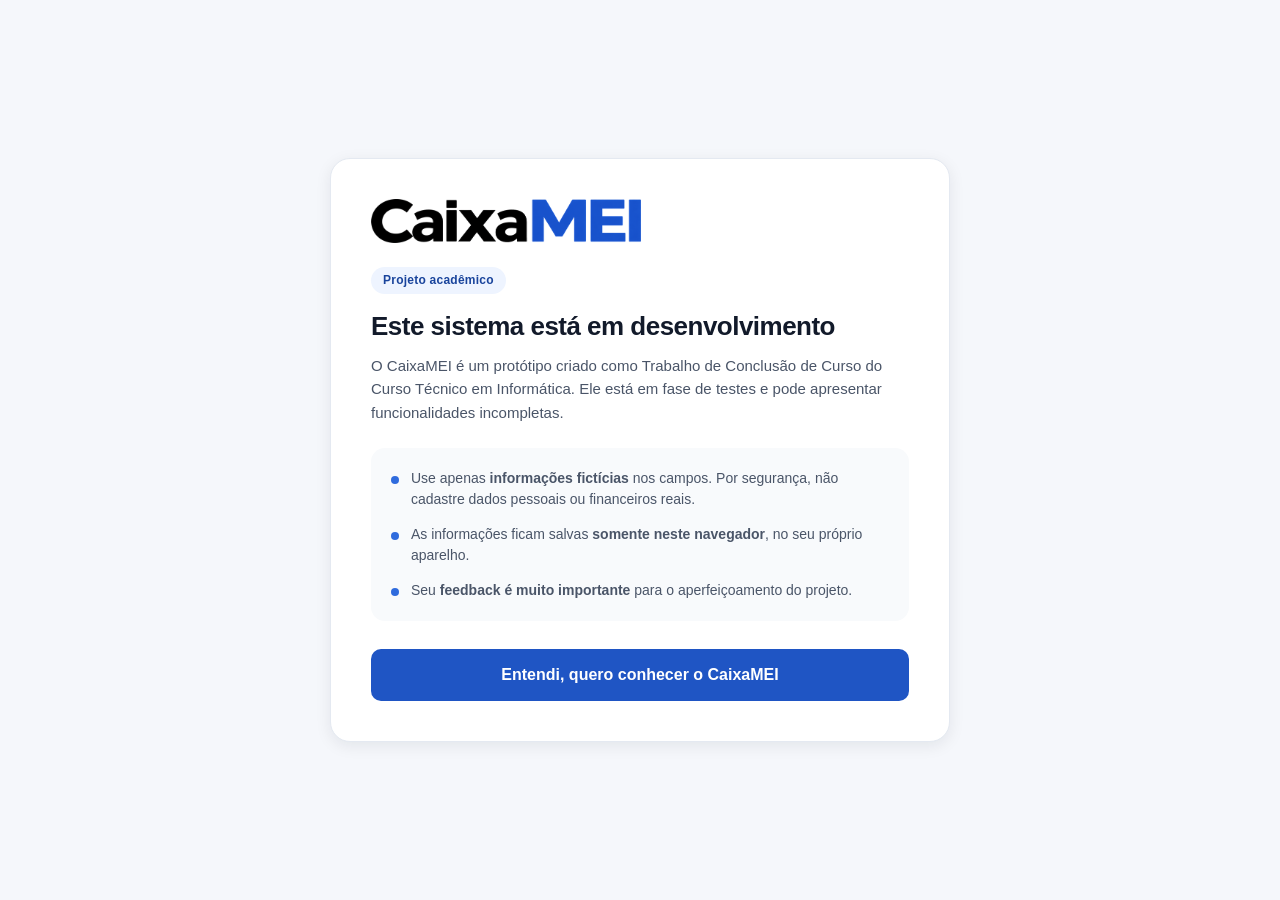
<file: index.html>
<!DOCTYPE html>
<html lang="pt-BR">

<head>
  <meta charset="UTF-8">
  <meta name="viewport" content="width=device-width, initial-scale=1">
  <title>CaixaMEI | Controle de caixa diário para MEI</title>
  <meta name="description" content="Sistema web de controle de caixa diário para Microempreendedores Individuais.">
  <link rel="icon" type="image/png" href="assets/favicon.png">
  <link rel="stylesheet" href="css/style.css">
</head>

<body class="centralizado">
  <!-- Primeira tela do sistema: aviso de que é um projeto acadêmico -->
  <main class="caixa-aviso">
    <img class="logo-grande" src="assets/logo-caixamei.png" alt="CaixaMEI">

    <span class="selo">Projeto acadêmico</span>

    <h1 class="titulo-aviso">Este sistema está em desenvolvimento</h1>

    <p class="texto-aviso">
      O CaixaMEI é um protótipo criado como Trabalho de Conclusão de Curso do
      Curso Técnico em Informática. Ele está em fase de testes e pode apresentar
      funcionalidades incompletas.
    </p>

    <ul class="lista-aviso">
      <li>
        <span class="ponto-aviso"></span>
        <span>Use apenas <strong>informações fictícias</strong> nos campos. Por segurança,
        não cadastre dados pessoais ou financeiros reais.</span>
      </li>
      <li>
        <span class="ponto-aviso"></span>
        <span>As informações ficam salvas <strong>somente neste navegador</strong>,
        no seu próprio aparelho.</span>
      </li>
      <li>
        <span class="ponto-aviso"></span>
        <span>Seu <strong>feedback é muito importante</strong> para o aperfeiçoamento
        do projeto.</span>
      </li>
    </ul>

    <button class="btn btn-primario btn-grande btn-bloco" type="button" id="btn-entendi">
      Entendi, quero conhecer o CaixaMEI
    </button>
  </main>

  <script src="js/tema.js"></script>
  <script src="js/funcoes.js"></script>
  <script src="js/dados.js"></script>
  <script src="js/aviso.js"></script>
</body>
</html>
</file>
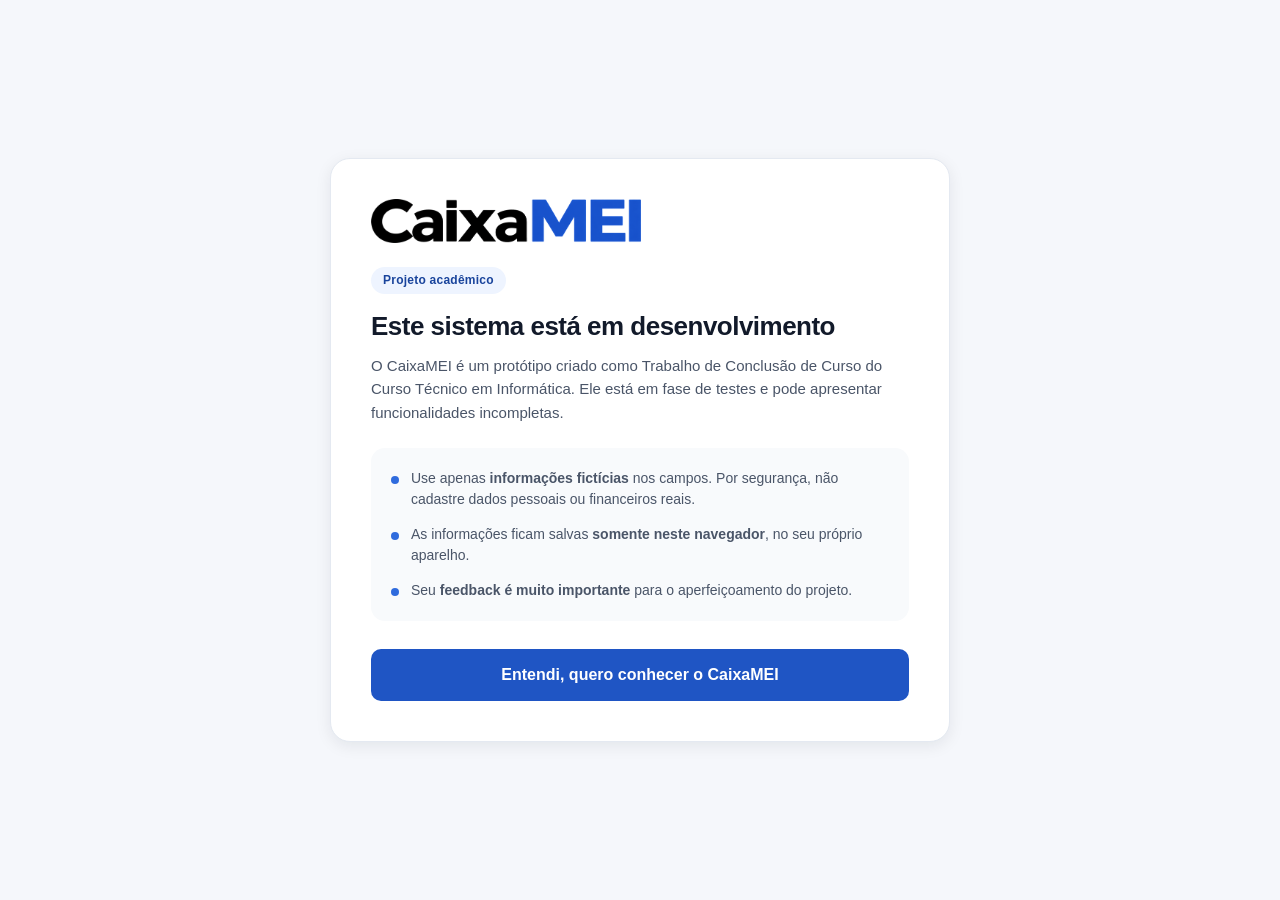
<file: analises.html>
<!DOCTYPE html>
<html lang="pt-BR">

<head>
  <meta charset="UTF-8">
  <meta name="viewport" content="width=device-width, initial-scale=1">
  <title>CaixaMEI | Análises</title>
  <link rel="icon" type="image/png" href="assets/favicon.png">
  <link rel="stylesheet" href="css/style.css">
</head>

<body class="sistema">

  <!-- Fundo escuro que aparece atrás do menu no celular -->
  <div class="fundo-menu" id="fundo-menu"></div>

  <aside class="sidebar" id="sidebar">
    <img class="logo-sidebar" src="assets/logo-caixamei.png" alt="CaixaMEI">

    <nav class="nav">
        <a class="nav-item" href="inicio.html"><svg class="ico" viewBox="0 0 24 24"><path d="M4 11.5 12 5l8 6.5"/><path d="M6 10.5V19h12v-8.5"/></svg> Início</a>
        <a class="nav-item" href="fechar.html"><svg class="ico" viewBox="0 0 24 24"><rect x="4" y="5" width="16" height="15" rx="2"/><path d="M4 10h16M9 3v4M15 3v4"/><path d="m9.5 15 2 2 3.5-4"/></svg> Fechar o dia</a>
        <a class="nav-item" href="historico.html"><svg class="ico" viewBox="0 0 24 24"><path d="M4 6h16M4 12h16M4 18h10"/></svg> Histórico</a>
        <a class="nav-item ativo" href="analises.html"><svg class="ico" viewBox="0 0 24 24"><path d="M5 19V9M12 19V5M19 19v-6"/></svg> Análises</a>
        <a class="nav-item" href="obrigacoes.html"><svg class="ico" viewBox="0 0 24 24"><circle cx="12" cy="12" r="8"/><path d="M12 8v4.5l3 1.5"/></svg> Obrigações</a>
        <a class="nav-item" href="relatorios.html"><svg class="ico" viewBox="0 0 24 24"><path d="M7 4h7l4 4v12H7z"/><path d="M14 4v4h4M10 13h5M10 16h5"/></svg> Relatórios</a>
        <a class="nav-item" href="configuracoes.html"><svg class="ico" viewBox="0 0 24 24"><circle cx="12" cy="12" r="3"/><path d="M12 4v2M12 18v2M4 12h2M18 12h2M6.3 6.3l1.4 1.4M16.3 16.3l1.4 1.4M17.7 6.3l-1.4 1.4M7.7 16.3l-1.4 1.4"/></svg> Configurações</a>
    </nav>

    <div class="sidebar-rodape">
      <p class="sidebar-negocio" id="sidebar-negocio"></p>
      <p class="sidebar-legenda">Dados salvos neste navegador</p>
      <button class="link-botao" type="button" id="btn-sair">Sair da conta</button>
    </div>
  </aside>

  <div class="coluna">

    <header class="topo">
      <button class="icone-btn so-mobile" type="button" id="btn-menu" aria-label="Abrir menu">
        <svg class="ico" viewBox="0 0 24 24"><path d="M4 7h16M4 12h16M4 17h16"/></svg>
      </button>
      <div class="topo-info">
        <h1 class="topo-titulo">Análises</h1>
        <p class="topo-sub" id="topo-sub"></p>
      </div>
      <button class="icone-btn" type="button" id="btn-tema" aria-label="Ativar o modo escuro"></button>
      <a class="btn btn-primario topo-cta" href="fechar.html">Fechar o dia</a>
    </header>

    <main class="main">

      <!-- Faixa que avisa quando os dados na tela são de demonstração -->
      <div class="faixa-demo nao-imprimir" id="faixa-demo">
        <span>Você está vendo <strong>dados de demonstração</strong>, criados pelo sistema para teste.</span>
        <button class="btn btn-sm btn-secundario" type="button" id="btn-remover-demo-faixa">
          Remover dados de demonstração
        </button>
      </div>

      <div id="conteudo-analises"></div>

    </main>
  </div>

  <nav class="barra-inferior">
      <a class="barra-item" href="inicio.html"><svg class="ico" viewBox="0 0 24 24"><path d="M4 11.5 12 5l8 6.5"/><path d="M6 10.5V19h12v-8.5"/></svg><span>Início</span></a>
      <a class="barra-item" href="fechar.html"><svg class="ico" viewBox="0 0 24 24"><rect x="4" y="5" width="16" height="15" rx="2"/><path d="M4 10h16M9 3v4M15 3v4"/><path d="m9.5 15 2 2 3.5-4"/></svg><span>Fechar</span></a>
      <a class="barra-item" href="historico.html"><svg class="ico" viewBox="0 0 24 24"><path d="M4 6h16M4 12h16M4 18h10"/></svg><span>Histórico</span></a>
      <a class="barra-item ativo" href="analises.html"><svg class="ico" viewBox="0 0 24 24"><path d="M5 19V9M12 19V5M19 19v-6"/></svg><span>Análises</span></a>
      <button class="barra-item" type="button" id="barra-mais"><svg class="ico" viewBox="0 0 24 24"><path d="M4 7h16M4 12h16M4 17h16"/></svg><span>Mais</span></button>
  </nav>

  <div class="avisos" id="avisos"></div>

  <script src="js/tema.js"></script>
  <script src="js/funcoes.js"></script>
  <script src="js/dados.js"></script>
  <script src="js/calculos.js"></script>
  <script src="js/componentes.js"></script>
  <script src="js/menu.js"></script>
  <script src="js/demonstracao.js"></script>
  <script src="js/analises.js"></script>
</body>
</html>
</file>
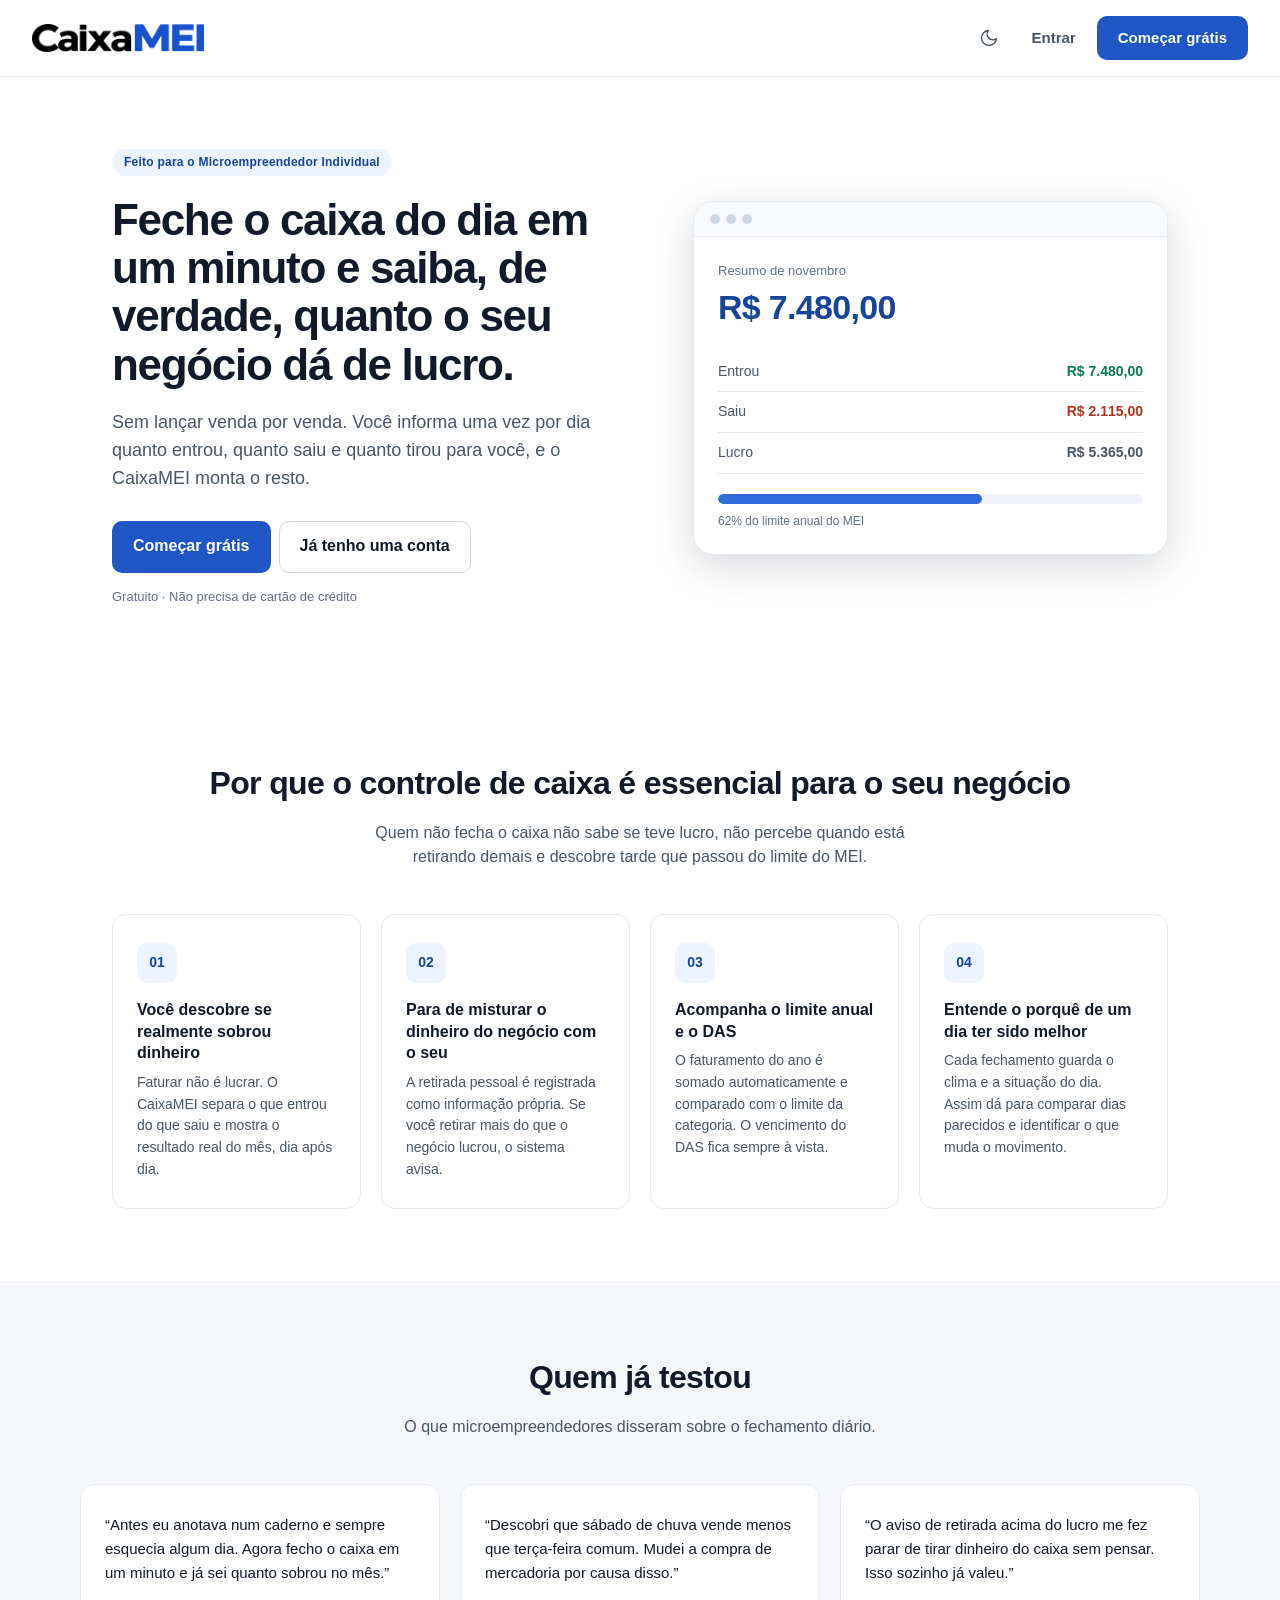
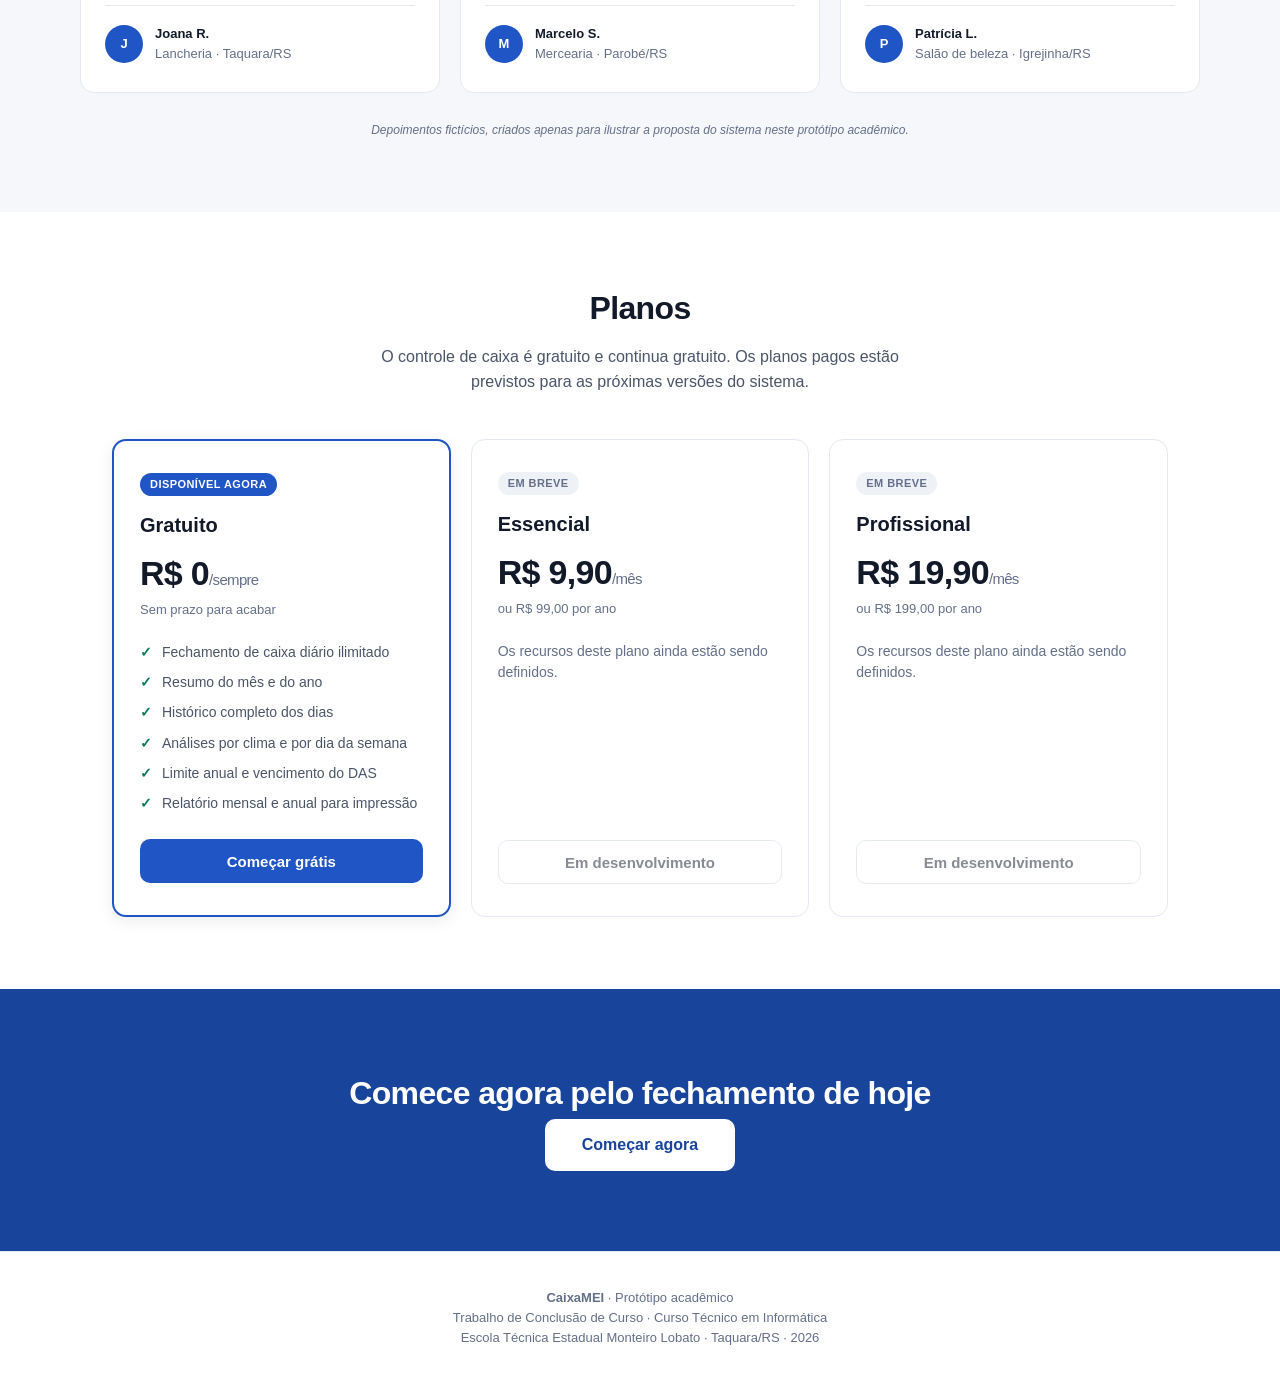
<file: apresentacao.html>
<!DOCTYPE html>
<html lang="pt-BR">

<head>
  <meta charset="UTF-8">
  <meta name="viewport" content="width=device-width, initial-scale=1">
  <title>CaixaMEI | Feche o caixa do dia em um minuto</title>
  <meta name="description" content="Controle de caixa diário para Microempreendedores Individuais. Feche o dia em um minuto.">
  <link rel="icon" type="image/png" href="assets/favicon.png">
  <link rel="stylesheet" href="css/style.css">
</head>

<body class="apresentacao">

  <header class="lp-topo">
    <img class="logo-topo" src="assets/logo-caixamei.png" alt="CaixaMEI">
    <div class="lp-topo-acoes">
      <button class="icone-btn" type="button" id="btn-tema" aria-label="Ativar o modo escuro"></button>
      <a class="btn btn-sutil" href="login.html">Entrar</a>
      <a class="btn btn-primario" href="cadastro.html">Começar grátis</a>
    </div>
  </header>

  <!-- Chamada principal -->
  <section class="lp-hero">
    <div>
      <span class="selo">Feito para o Microempreendedor Individual</span>
      <h1 class="lp-titulo">Feche o caixa do dia em um minuto e saiba, de verdade, quanto o seu negócio dá de lucro.</h1>
      <p class="lp-subtitulo">
        Sem lançar venda por venda. Você informa uma vez por dia quanto entrou,
        quanto saiu e quanto tirou para você, e o CaixaMEI monta o resto.
      </p>
      <div class="acoes">
        <a class="btn btn-primario btn-grande" href="cadastro.html">Começar grátis</a>
        <a class="btn btn-secundario btn-grande" href="login.html">Já tenho uma conta</a>
      </div>
      <p class="lp-nota">Gratuito · Não precisa de cartão de crédito</p>
    </div>

    <!-- Imagem ilustrativa do sistema, feita com HTML e CSS -->
    <div>
      <div class="mini-app">
        <div class="mini-topo">
          <span class="mini-ponto"></span>
          <span class="mini-ponto"></span>
          <span class="mini-ponto"></span>
        </div>
        <div class="mini-corpo">
          <p class="mini-rotulo">Resumo de novembro</p>
          <p class="mini-valor">R$ 7.480,00</p>
          <div class="mini-linha">
            <span>Entrou</span><strong class="valor-positivo">R$ 7.480,00</strong>
          </div>
          <div class="mini-linha">
            <span>Saiu</span><strong class="valor-negativo">R$ 2.115,00</strong>
          </div>
          <div class="mini-linha">
            <span>Lucro</span><strong>R$ 5.365,00</strong>
          </div>
          <div class="mini-barra"><span style="width:62%"></span></div>
          <p class="mini-legenda">62% do limite anual do MEI</p>
        </div>
      </div>
    </div>
  </section>

  <!-- Por que usar -->
  <section class="lp-secao">
    <h2 class="lp-secao-titulo">Por que o controle de caixa é essencial para o seu negócio</h2>
    <p class="lp-secao-texto">
      Quem não fecha o caixa não sabe se teve lucro, não percebe quando está
      retirando demais e descobre tarde que passou do limite do MEI.
    </p>

    <div class="lp-cards">
      <article class="lp-card">
        <div class="lp-card-icone">01</div>
        <h3>Você descobre se realmente sobrou dinheiro</h3>
        <p>
          Faturar não é lucrar. O CaixaMEI separa o que entrou do que saiu e mostra
          o resultado real do mês, dia após dia.
        </p>
      </article>

      <article class="lp-card">
        <div class="lp-card-icone">02</div>
        <h3>Para de misturar o dinheiro do negócio com o seu</h3>
        <p>
          A retirada pessoal é registrada como informação própria. Se você retirar
          mais do que o negócio lucrou, o sistema avisa.
        </p>
      </article>

      <article class="lp-card">
        <div class="lp-card-icone">03</div>
        <h3>Acompanha o limite anual e o DAS</h3>
        <p>
          O faturamento do ano é somado automaticamente e comparado com o limite
          da categoria. O vencimento do DAS fica sempre à vista.
        </p>
      </article>

      <article class="lp-card">
        <div class="lp-card-icone">04</div>
        <h3>Entende o porquê de um dia ter sido melhor</h3>
        <p>
          Cada fechamento guarda o clima e a situação do dia. Assim dá para comparar
          dias parecidos e identificar o que muda o movimento.
        </p>
      </article>
    </div>
  </section>

  <!-- Depoimentos -->
  <section class="lp-secao lp-secao-cinza">
    <h2 class="lp-secao-titulo">Quem já testou</h2>
    <p class="lp-secao-texto">O que microempreendedores disseram sobre o fechamento diário.</p>

    <div class="lp-depoimentos">
      <figure class="lp-depoimento">
        <blockquote>
          “Antes eu anotava num caderno e sempre esquecia algum dia. Agora fecho o
          caixa em um minuto e já sei quanto sobrou no mês.”
        </blockquote>
        <figcaption>
          <span class="lp-avatar">J</span>
          <span><strong>Joana R.</strong><br>Lancheria · Taquara/RS</span>
        </figcaption>
      </figure>

      <figure class="lp-depoimento">
        <blockquote>
          “Descobri que sábado de chuva vende menos que terça-feira comum. Mudei a
          compra de mercadoria por causa disso.”
        </blockquote>
        <figcaption>
          <span class="lp-avatar">M</span>
          <span><strong>Marcelo S.</strong><br>Mercearia · Parobé/RS</span>
        </figcaption>
      </figure>

      <figure class="lp-depoimento">
        <blockquote>
          “O aviso de retirada acima do lucro me fez parar de tirar dinheiro do caixa
          sem pensar. Isso sozinho já valeu.”
        </blockquote>
        <figcaption>
          <span class="lp-avatar">P</span>
          <span><strong>Patrícia L.</strong><br>Salão de beleza · Igrejinha/RS</span>
        </figcaption>
      </figure>
    </div>

    <p class="lp-aviso-depoimento">
      Depoimentos fictícios, criados apenas para ilustrar a proposta do sistema
      neste protótipo acadêmico.
    </p>
  </section>

  <!-- Planos -->
  <section class="lp-secao">
    <h2 class="lp-secao-titulo">Planos</h2>
    <p class="lp-secao-texto">
      O controle de caixa é gratuito e continua gratuito. Os planos pagos estão
      previstos para as próximas versões do sistema.
    </p>

    <div class="lp-planos">
      <article class="lp-plano lp-plano-destaque">
        <span class="lp-plano-selo">Disponível agora</span>
        <h3>Gratuito</h3>
        <p class="lp-preco">R$ 0<span>/sempre</span></p>
        <p class="lp-preco-ano">Sem prazo para acabar</p>
        <ul class="lp-beneficios">
          <li>Fechamento de caixa diário ilimitado</li>
          <li>Resumo do mês e do ano</li>
          <li>Histórico completo dos dias</li>
          <li>Análises por clima e por dia da semana</li>
          <li>Limite anual e vencimento do DAS</li>
          <li>Relatório mensal e anual para impressão</li>
        </ul>
        <a class="btn btn-primario btn-bloco" href="cadastro.html">Começar grátis</a>
      </article>

      <article class="lp-plano">
        <span class="lp-plano-selo lp-plano-selo-futuro">Em breve</span>
        <h3>Essencial</h3>
        <p class="lp-preco">R$ 9,90<span>/mês</span></p>
        <p class="lp-preco-ano">ou R$ 99,00 por ano</p>
        <p class="lp-plano-texto">Os recursos deste plano ainda estão sendo definidos.</p>
        <button class="btn btn-secundario btn-bloco" type="button" disabled>Em desenvolvimento</button>
      </article>

      <article class="lp-plano">
        <span class="lp-plano-selo lp-plano-selo-futuro">Em breve</span>
        <h3>Profissional</h3>
        <p class="lp-preco">R$ 19,90<span>/mês</span></p>
        <p class="lp-preco-ano">ou R$ 199,00 por ano</p>
        <p class="lp-plano-texto">Os recursos deste plano ainda estão sendo definidos.</p>
        <button class="btn btn-secundario btn-bloco" type="button" disabled>Em desenvolvimento</button>
      </article>
    </div>
  </section>

  <!-- Chamada final -->
  <section class="lp-final">
    <h2>Comece agora pelo fechamento de hoje</h2>
    <a class="btn btn-grande" href="cadastro.html">Começar agora</a>
  </section>

  <footer class="lp-rodape">
    <p><strong>CaixaMEI</strong> · Protótipo acadêmico</p>
    <p>Trabalho de Conclusão de Curso · Curso Técnico em Informática</p>
    <p>Escola Técnica Estadual Monteiro Lobato · Taquara/RS · 2026</p>
  </footer>

  <script src="js/tema.js"></script>
</body>
</html>
</file>
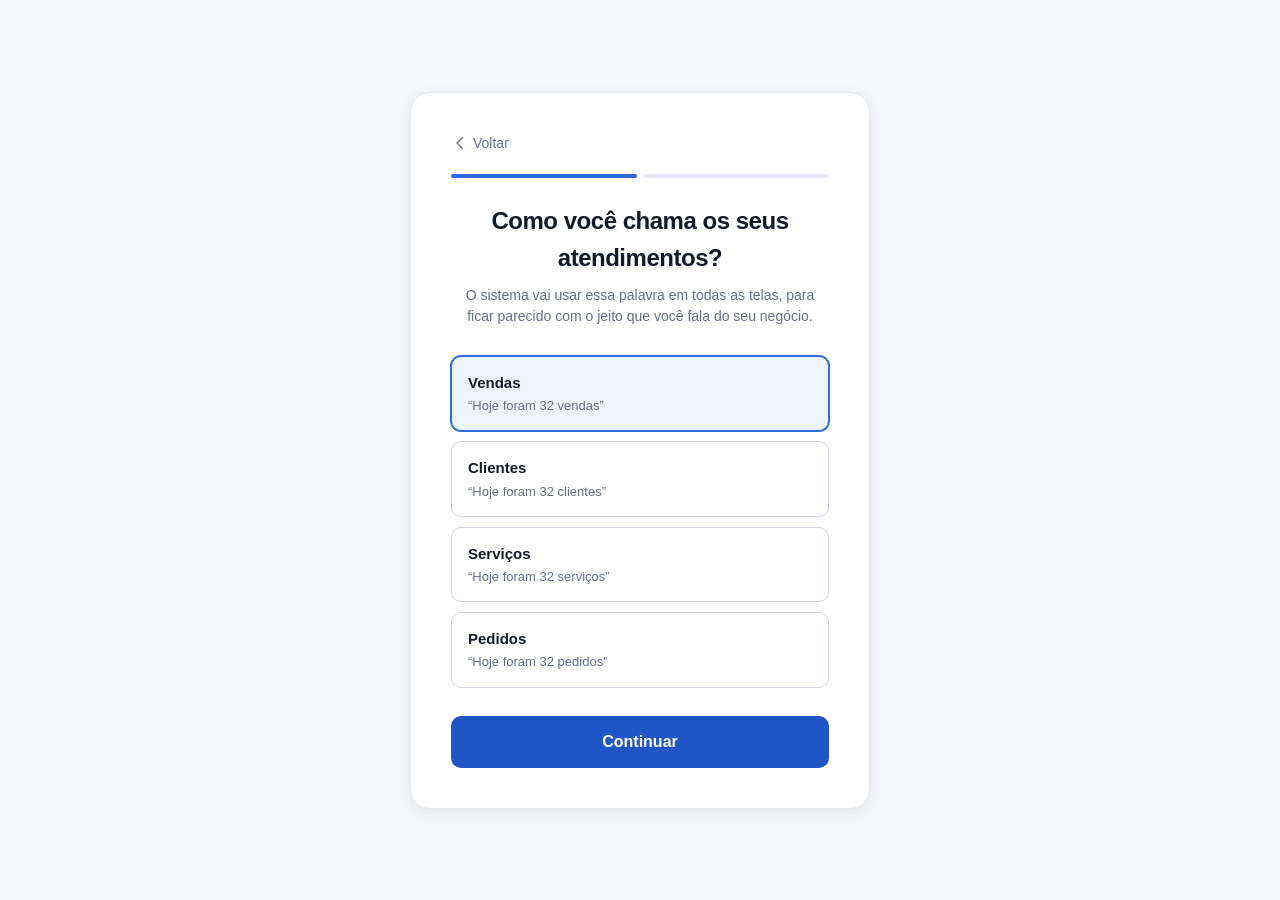
<file: atendimentos.html>
<!DOCTYPE html>
<html lang="pt-BR">

<head>
  <meta charset="UTF-8">
  <meta name="viewport" content="width=device-width, initial-scale=1">
  <title>CaixaMEI | Como você chama seus atendimentos</title>
  <link rel="icon" type="image/png" href="assets/favicon.png">
  <link rel="stylesheet" href="css/style.css">
</head>

<body class="centralizado">
  <main class="caixa-form caixa-form-estreita">

    <a class="voltar" href="apresentacao.html">
      <svg class="ico" viewBox="0 0 24 24"><path d="M15 5l-7 7 7 7"/></svg>
      Voltar
    </a>

    <!-- Primeira das duas perguntas da configuração inicial -->
    <div class="passos">
      <span class="passo ativo"></span>
      <span class="passo"></span>
    </div>

    <h1 class="titulo-form">Como você chama os seus atendimentos?</h1>
    <p class="texto-form">
      O sistema vai usar essa palavra em todas as telas, para ficar parecido com o
      jeito que você fala do seu negócio.
    </p>

    <div class="escolhas" id="escolhas-termo">
      <label class="escolha">
        <input type="radio" name="termo" value="vendas" checked>
        <span>
          <strong>Vendas</strong>
          <em>“Hoje foram 32 vendas”</em>
        </span>
      </label>

      <label class="escolha">
        <input type="radio" name="termo" value="clientes">
        <span>
          <strong>Clientes</strong>
          <em>“Hoje foram 32 clientes”</em>
        </span>
      </label>

      <label class="escolha">
        <input type="radio" name="termo" value="servicos">
        <span>
          <strong>Serviços</strong>
          <em>“Hoje foram 32 serviços”</em>
        </span>
      </label>

      <label class="escolha">
        <input type="radio" name="termo" value="pedidos">
        <span>
          <strong>Pedidos</strong>
          <em>“Hoje foram 32 pedidos”</em>
        </span>
      </label>
    </div>

    <button class="btn btn-primario btn-grande btn-bloco" type="button" id="btn-continuar">
      Continuar
    </button>
  </main>

  <script src="js/tema.js"></script>
  <script src="js/funcoes.js"></script>
  <script src="js/dados.js"></script>
  <script src="js/componentes.js"></script>
  <script src="js/atendimentos.js"></script>
</body>
</html>
</file>
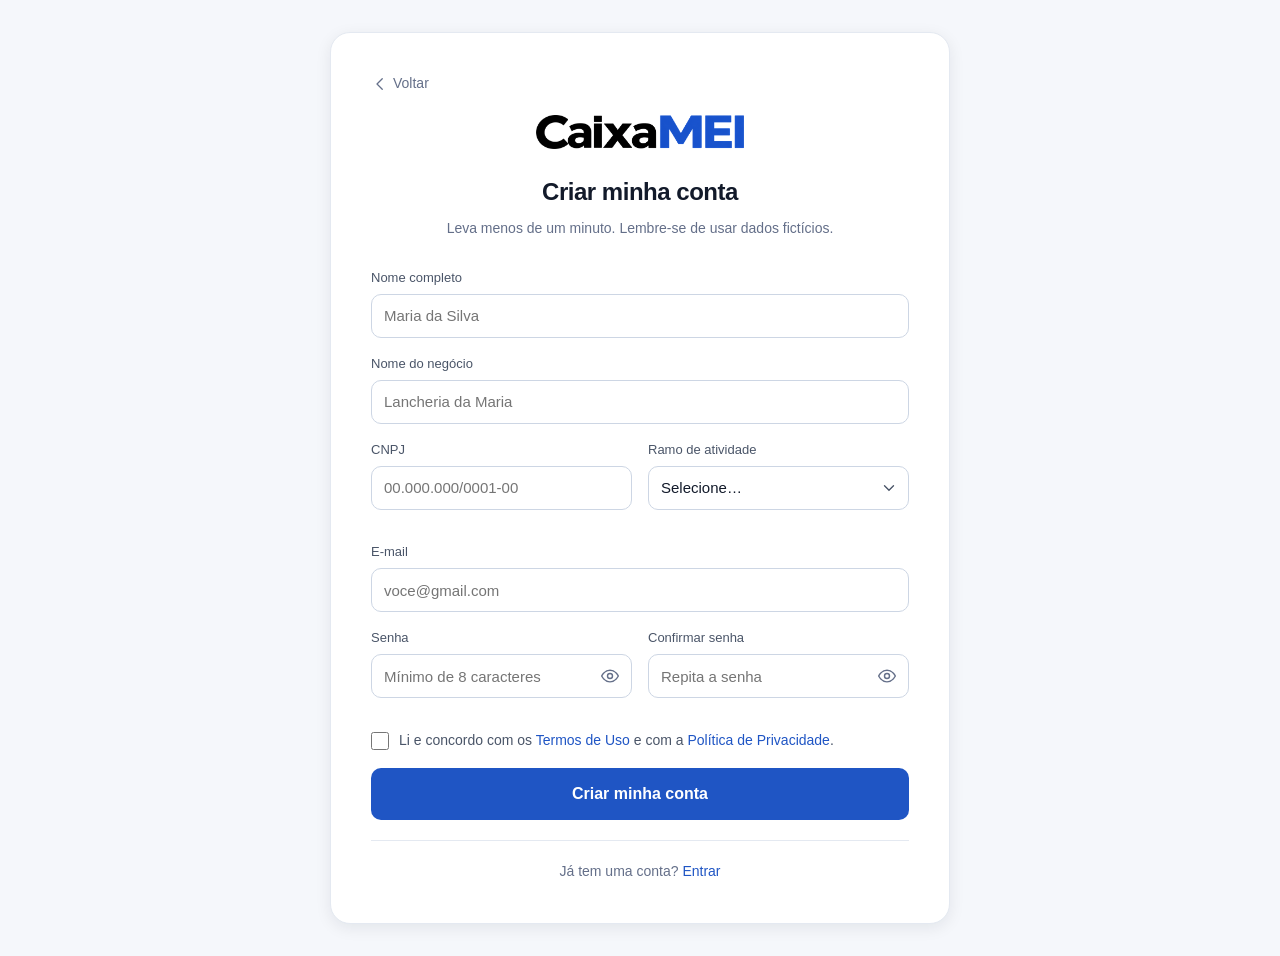
<file: cadastro.html>
<!DOCTYPE html>
<html lang="pt-BR">

<head>
  <meta charset="UTF-8">
  <meta name="viewport" content="width=device-width, initial-scale=1">
  <title>CaixaMEI | Criar minha conta</title>
  <link rel="icon" type="image/png" href="assets/favicon.png">
  <link rel="stylesheet" href="css/style.css">
</head>

<body class="centralizado">
  <main class="caixa-form">

    <a class="voltar" href="apresentacao.html">
      <svg class="ico" viewBox="0 0 24 24"><path d="M15 5l-7 7 7 7"/></svg>
      Voltar
    </a>

    <img class="logo-form" src="assets/logo-caixamei.png" alt="CaixaMEI">
    <h1 class="titulo-form">Criar minha conta</h1>
    <p class="texto-form">Leva menos de um minuto. Lembre-se de usar dados fictícios.</p>

    <form id="form-cadastro" novalidate>

      <div class="campo">
        <label class="campo-rotulo" for="cad-nome">Nome completo</label>
        <input class="input" type="text" id="cad-nome" placeholder="Maria da Silva">
        <p class="campo-erro" id="erro-cad-nome"></p>
      </div>

      <div class="campo">
        <label class="campo-rotulo" for="cad-negocio">Nome do negócio</label>
        <input class="input" type="text" id="cad-negocio" placeholder="Lancheria da Maria">
        <p class="campo-erro" id="erro-cad-negocio"></p>
      </div>

      <div class="form-grid">
        <div class="campo">
          <label class="campo-rotulo" for="cad-cnpj">CNPJ</label>
          <input class="input" type="text" id="cad-cnpj" placeholder="00.000.000/0001-00" inputmode="numeric">
          <p class="campo-erro" id="erro-cad-cnpj"></p>
        </div>

        <div class="campo">
          <label class="campo-rotulo" for="cad-ramo">Ramo de atividade</label>
          <select class="select" id="cad-ramo">
            <option value="">Selecione…</option>
            <option>Alimentação</option>
            <option>Comércio / Loja</option>
            <option>Beleza e estética</option>
            <option>Serviços em geral</option>
            <option>Construção e reformas</option>
            <option>Transporte e entregas</option>
            <option>Artesanato</option>
            <option>Tecnologia</option>
            <option>Outro</option>
          </select>
          <p class="campo-erro" id="erro-cad-ramo"></p>
        </div>
      </div>

      <div class="campo">
        <label class="campo-rotulo" for="cad-email">E-mail</label>
        <input class="input" type="text" id="cad-email" placeholder="voce@gmail.com">
        <p class="campo-erro" id="erro-cad-email"></p>
      </div>

      <div class="form-grid">
        <div class="campo">
          <label class="campo-rotulo" for="cad-senha">Senha</label>
          <div class="campo-com-botao">
            <input class="input" type="password" id="cad-senha" placeholder="Mínimo de 8 caracteres">
            <button class="btn-olho" type="button" id="olho-cad-senha" aria-label="Mostrar a senha"></button>
          </div>
          <p class="campo-erro" id="erro-cad-senha"></p>
        </div>

        <div class="campo">
          <label class="campo-rotulo" for="cad-senha2">Confirmar senha</label>
          <div class="campo-com-botao">
            <input class="input" type="password" id="cad-senha2" placeholder="Repita a senha">
            <button class="btn-olho" type="button" id="olho-cad-senha2" aria-label="Mostrar a senha"></button>
          </div>
          <p class="campo-erro" id="erro-cad-senha2"></p>
        </div>
      </div>

      <label class="checkbox">
        <input type="checkbox" id="cad-termos">
        <span>Li e concordo com os <a href="#" id="link-termos">Termos de Uso</a> e com a
        <a href="#" id="link-privacidade">Política de Privacidade</a>.</span>
      </label>
      <p class="campo-erro" id="erro-cad-termos"></p>

      <button class="btn btn-primario btn-grande btn-bloco" type="submit">Criar minha conta</button>
    </form>

    <p class="rodape-form">
      Já tem uma conta? <a href="login.html">Entrar</a>
    </p>
  </main>

  <script src="js/tema.js"></script>
  <script src="js/funcoes.js"></script>
  <script src="js/dados.js"></script>
  <script src="js/componentes.js"></script>
  <script src="js/cadastro.js"></script>
</body>
</html>
</file>
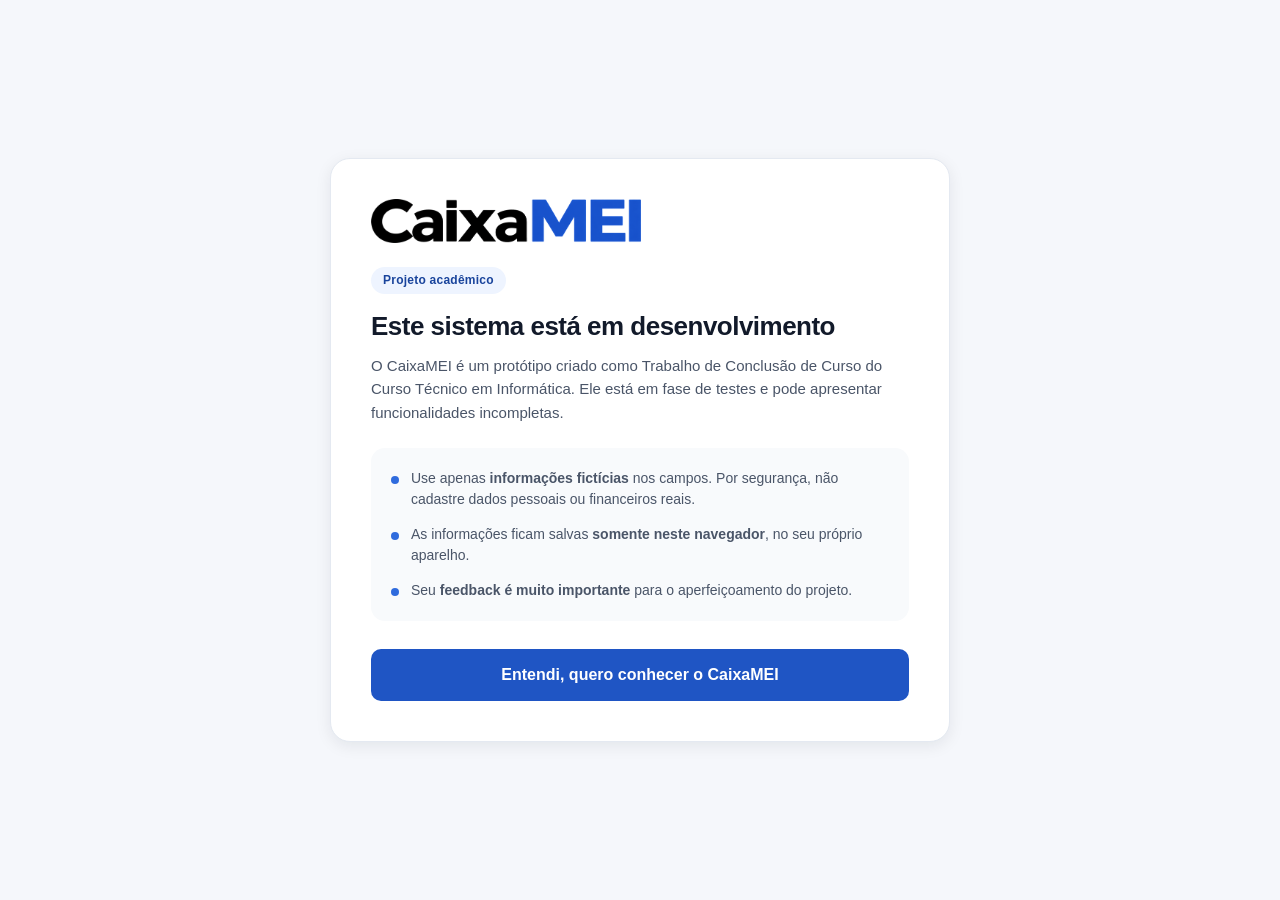
<file: configuracoes.html>
<!DOCTYPE html>
<html lang="pt-BR">

<head>
  <meta charset="UTF-8">
  <meta name="viewport" content="width=device-width, initial-scale=1">
  <title>CaixaMEI | Configurações</title>
  <link rel="icon" type="image/png" href="assets/favicon.png">
  <link rel="stylesheet" href="css/style.css">
</head>

<body class="sistema">

  <!-- Fundo escuro que aparece atrás do menu no celular -->
  <div class="fundo-menu" id="fundo-menu"></div>

  <aside class="sidebar" id="sidebar">
    <img class="logo-sidebar" src="assets/logo-caixamei.png" alt="CaixaMEI">

    <nav class="nav">
        <a class="nav-item" href="inicio.html"><svg class="ico" viewBox="0 0 24 24"><path d="M4 11.5 12 5l8 6.5"/><path d="M6 10.5V19h12v-8.5"/></svg> Início</a>
        <a class="nav-item" href="fechar.html"><svg class="ico" viewBox="0 0 24 24"><rect x="4" y="5" width="16" height="15" rx="2"/><path d="M4 10h16M9 3v4M15 3v4"/><path d="m9.5 15 2 2 3.5-4"/></svg> Fechar o dia</a>
        <a class="nav-item" href="historico.html"><svg class="ico" viewBox="0 0 24 24"><path d="M4 6h16M4 12h16M4 18h10"/></svg> Histórico</a>
        <a class="nav-item" href="analises.html"><svg class="ico" viewBox="0 0 24 24"><path d="M5 19V9M12 19V5M19 19v-6"/></svg> Análises</a>
        <a class="nav-item" href="obrigacoes.html"><svg class="ico" viewBox="0 0 24 24"><circle cx="12" cy="12" r="8"/><path d="M12 8v4.5l3 1.5"/></svg> Obrigações</a>
        <a class="nav-item" href="relatorios.html"><svg class="ico" viewBox="0 0 24 24"><path d="M7 4h7l4 4v12H7z"/><path d="M14 4v4h4M10 13h5M10 16h5"/></svg> Relatórios</a>
        <a class="nav-item ativo" href="configuracoes.html"><svg class="ico" viewBox="0 0 24 24"><circle cx="12" cy="12" r="3"/><path d="M12 4v2M12 18v2M4 12h2M18 12h2M6.3 6.3l1.4 1.4M16.3 16.3l1.4 1.4M17.7 6.3l-1.4 1.4M7.7 16.3l-1.4 1.4"/></svg> Configurações</a>
    </nav>

    <div class="sidebar-rodape">
      <p class="sidebar-negocio" id="sidebar-negocio"></p>
      <p class="sidebar-legenda">Dados salvos neste navegador</p>
      <button class="link-botao" type="button" id="btn-sair">Sair da conta</button>
    </div>
  </aside>

  <div class="coluna">

    <header class="topo">
      <button class="icone-btn so-mobile" type="button" id="btn-menu" aria-label="Abrir menu">
        <svg class="ico" viewBox="0 0 24 24"><path d="M4 7h16M4 12h16M4 17h16"/></svg>
      </button>
      <div class="topo-info">
        <h1 class="topo-titulo">Configurações</h1>
        <p class="topo-sub" id="topo-sub"></p>
      </div>
      <button class="icone-btn" type="button" id="btn-tema" aria-label="Ativar o modo escuro"></button>
      <a class="btn btn-primario topo-cta" href="fechar.html">Fechar o dia</a>
    </header>

    <main class="main">

      <!-- Faixa que avisa quando os dados na tela são de demonstração -->
      <div class="faixa-demo nao-imprimir" id="faixa-demo">
        <span>Você está vendo <strong>dados de demonstração</strong>, criados pelo sistema para teste.</span>
        <button class="btn btn-sm btn-secundario" type="button" id="btn-remover-demo-faixa">
          Remover dados de demonstração
        </button>
      </div>

      <section class="secao">
        <div class="secao-cabecalho">
          <div>
            <h2 class="secao-titulo">Dados do negócio</h2>
            <p class="secao-texto">Essas informações aparecem nos relatórios.</p>
          </div>
        </div>

        <form class="card" id="form-config" novalidate>
          <div class="form-grid">
            <div class="campo">
              <label class="campo-rotulo" for="cfg-negocio">Nome do negócio</label>
              <input class="input" type="text" id="cfg-negocio">
            </div>
            <div class="campo">
              <label class="campo-rotulo" for="cfg-cnpj">CNPJ</label>
              <input class="input" type="text" id="cfg-cnpj" inputmode="numeric">
            </div>
            <div class="campo">
              <label class="campo-rotulo" for="cfg-ramo">Ramo de atividade</label>
              <input class="input" type="text" id="cfg-ramo">
            </div>
            <div class="campo">
              <label class="campo-rotulo" for="cfg-termo">Como você chama seus atendimentos</label>
              <select class="select" id="cfg-termo">
                <option value="vendas">Vendas</option>
                <option value="clientes">Clientes</option>
                <option value="servicos">Serviços</option>
                <option value="pedidos">Pedidos</option>
              </select>
            </div>
          </div>

          <div class="campo">
            <span class="campo-rotulo">Dias em que você costuma abrir</span>
            <div class="dias-semana" id="dias-semana-config">
              <label class="dia-chip"><input type="checkbox" value="0"><span>D</span></label>
              <label class="dia-chip"><input type="checkbox" value="1"><span>S</span></label>
              <label class="dia-chip"><input type="checkbox" value="2"><span>T</span></label>
              <label class="dia-chip"><input type="checkbox" value="3"><span>Q</span></label>
              <label class="dia-chip"><input type="checkbox" value="4"><span>Q</span></label>
              <label class="dia-chip"><input type="checkbox" value="5"><span>S</span></label>
              <label class="dia-chip"><input type="checkbox" value="6"><span>S</span></label>
            </div>
          </div>

          <p class="campo-erro" id="erro-config"></p>

          <div class="acoes acoes-form">
            <button class="btn btn-primario" type="submit">Salvar alterações</button>
          </div>
        </form>
      </section>

      <section class="secao">
        <div class="secao-cabecalho">
          <div>
            <h2 class="secao-titulo">Limite anual de faturamento</h2>
            <p class="secao-texto">Valor definido em lei para o MEI.</p>
          </div>
        </div>

        <div class="card">
          <p class="kpi-rotulo">Limite atual</p>
          <p class="kpi-valor" id="valor-limite"></p>
          <p class="card-legenda" style="margin-top:8px">
            Este valor é fixo no sistema porque é determinado pela legislação.
            Se a lei mudar, o limite é atualizado em uma nova versão do CaixaMEI.
          </p>
        </div>
      </section>

      <section class="secao">
        <div class="secao-cabecalho">
          <div>
            <h2 class="secao-titulo">Dados de demonstração</h2>
            <p class="secao-texto">
              Carregue dois meses de fechamentos fictícios para conhecer o sistema
              sem precisar cadastrar dia por dia.
            </p>
          </div>
        </div>

        <div class="card">
          <p class="card-legenda" id="texto-demo"></p>
          <div class="acoes acoes-form">
            <button class="btn btn-secundario" type="button" id="btn-carregar-demo">
              Carregar dados de demonstração
            </button>
            <button class="btn btn-sutil" type="button" id="btn-remover-demo">
              Remover dados de demonstração
            </button>
          </div>
        </div>
      </section>

      <section class="secao">
        <div class="secao-cabecalho">
          <div>
            <h2 class="secao-titulo">Apagar tudo</h2>
            <p class="secao-texto">Remove a conta e todos os fechamentos deste navegador.</p>
          </div>
        </div>

        <div class="card">
          <p class="card-legenda">
            Esta ação não pode ser desfeita. O sistema volta ao estado inicial.
          </p>
          <div class="acoes acoes-form">
            <button class="btn btn-perigo" type="button" id="btn-apagar-tudo">
              Apagar todos os dados
            </button>
          </div>
        </div>
      </section>

    </main>
  </div>

  <nav class="barra-inferior">
      <a class="barra-item" href="inicio.html"><svg class="ico" viewBox="0 0 24 24"><path d="M4 11.5 12 5l8 6.5"/><path d="M6 10.5V19h12v-8.5"/></svg><span>Início</span></a>
      <a class="barra-item" href="fechar.html"><svg class="ico" viewBox="0 0 24 24"><rect x="4" y="5" width="16" height="15" rx="2"/><path d="M4 10h16M9 3v4M15 3v4"/><path d="m9.5 15 2 2 3.5-4"/></svg><span>Fechar</span></a>
      <a class="barra-item" href="historico.html"><svg class="ico" viewBox="0 0 24 24"><path d="M4 6h16M4 12h16M4 18h10"/></svg><span>Histórico</span></a>
      <a class="barra-item" href="analises.html"><svg class="ico" viewBox="0 0 24 24"><path d="M5 19V9M12 19V5M19 19v-6"/></svg><span>Análises</span></a>
      <button class="barra-item" type="button" id="barra-mais"><svg class="ico" viewBox="0 0 24 24"><path d="M4 7h16M4 12h16M4 17h16"/></svg><span>Mais</span></button>
  </nav>

  <div class="avisos" id="avisos"></div>

  <script src="js/tema.js"></script>
  <script src="js/funcoes.js"></script>
  <script src="js/dados.js"></script>
  <script src="js/calculos.js"></script>
  <script src="js/componentes.js"></script>
  <script src="js/menu.js"></script>
  <script src="js/demonstracao.js"></script>
  <script src="js/configuracoes.js"></script>
</body>
</html>
</file>
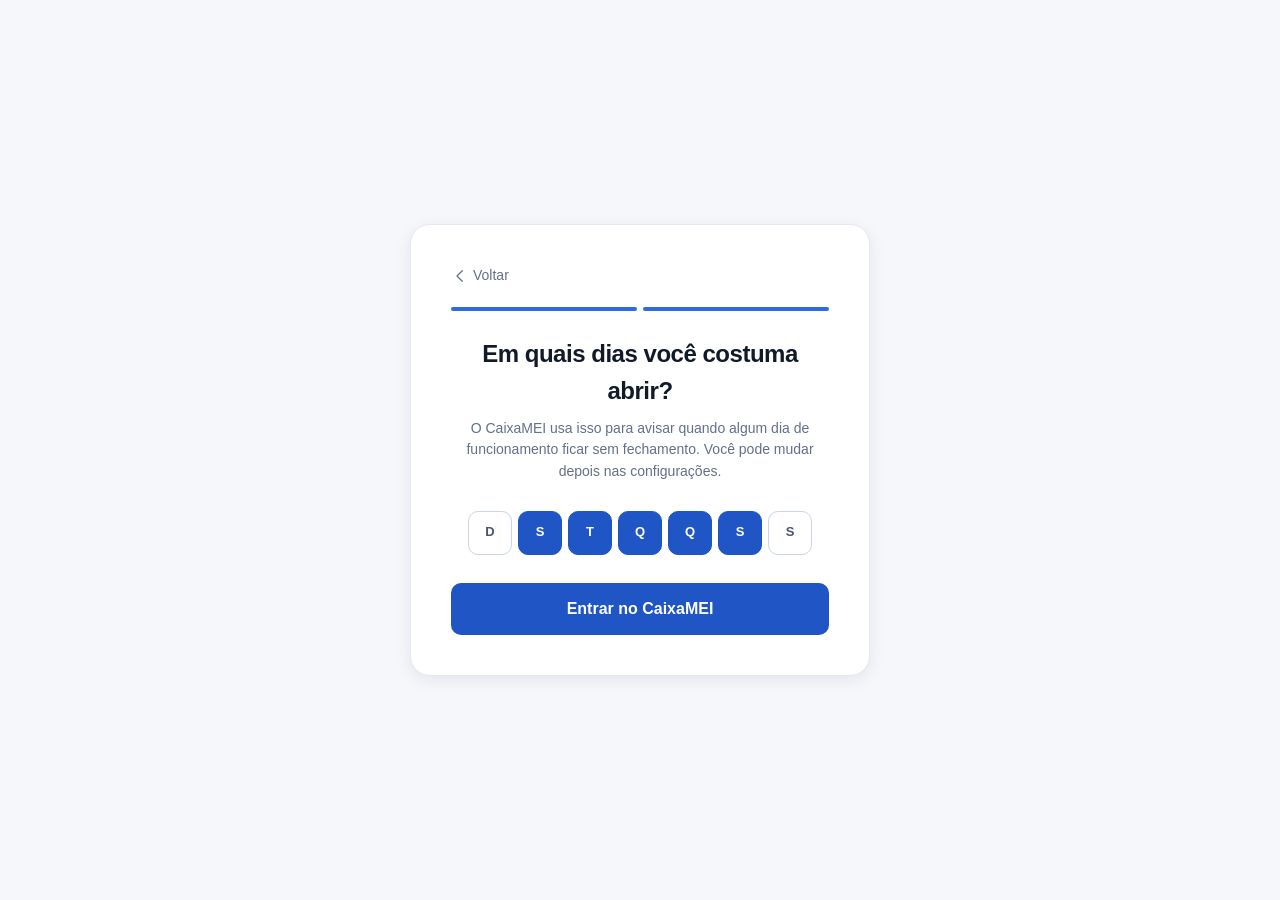
<file: dias.html>
<!DOCTYPE html>
<html lang="pt-BR">

<head>
  <meta charset="UTF-8">
  <meta name="viewport" content="width=device-width, initial-scale=1">
  <title>CaixaMEI | Dias de funcionamento</title>
  <link rel="icon" type="image/png" href="assets/favicon.png">
  <link rel="stylesheet" href="css/style.css">
</head>

<body class="centralizado">
  <main class="caixa-form caixa-form-estreita">

    <a class="voltar" href="atendimentos.html">
      <svg class="ico" viewBox="0 0 24 24"><path d="M15 5l-7 7 7 7"/></svg>
      Voltar
    </a>

    <!-- Segunda das duas perguntas da configuração inicial -->
    <div class="passos">
      <span class="passo ativo"></span>
      <span class="passo ativo"></span>
    </div>

    <h1 class="titulo-form">Em quais dias você costuma abrir?</h1>
    <p class="texto-form">
      O CaixaMEI usa isso para avisar quando algum dia de funcionamento ficar sem
      fechamento. Você pode mudar depois nas configurações.
    </p>

    <div class="dias-semana dias-semana-solto" id="dias-semana-inicial">
      <label class="dia-chip"><input type="checkbox" value="0"><span>D</span></label>
      <label class="dia-chip"><input type="checkbox" value="1" checked><span>S</span></label>
      <label class="dia-chip"><input type="checkbox" value="2" checked><span>T</span></label>
      <label class="dia-chip"><input type="checkbox" value="3" checked><span>Q</span></label>
      <label class="dia-chip"><input type="checkbox" value="4" checked><span>Q</span></label>
      <label class="dia-chip"><input type="checkbox" value="5" checked><span>S</span></label>
      <label class="dia-chip"><input type="checkbox" value="6"><span>S</span></label>
    </div>

    <p class="campo-erro" id="erro-dias"></p>

    <button class="btn btn-primario btn-grande btn-bloco" type="button" id="btn-continuar">
      Entrar no CaixaMEI
    </button>
  </main>

  <script src="js/tema.js"></script>
  <script src="js/funcoes.js"></script>
  <script src="js/dados.js"></script>
  <script src="js/componentes.js"></script>
  <script src="js/dias.js"></script>
</body>
</html>
</file>
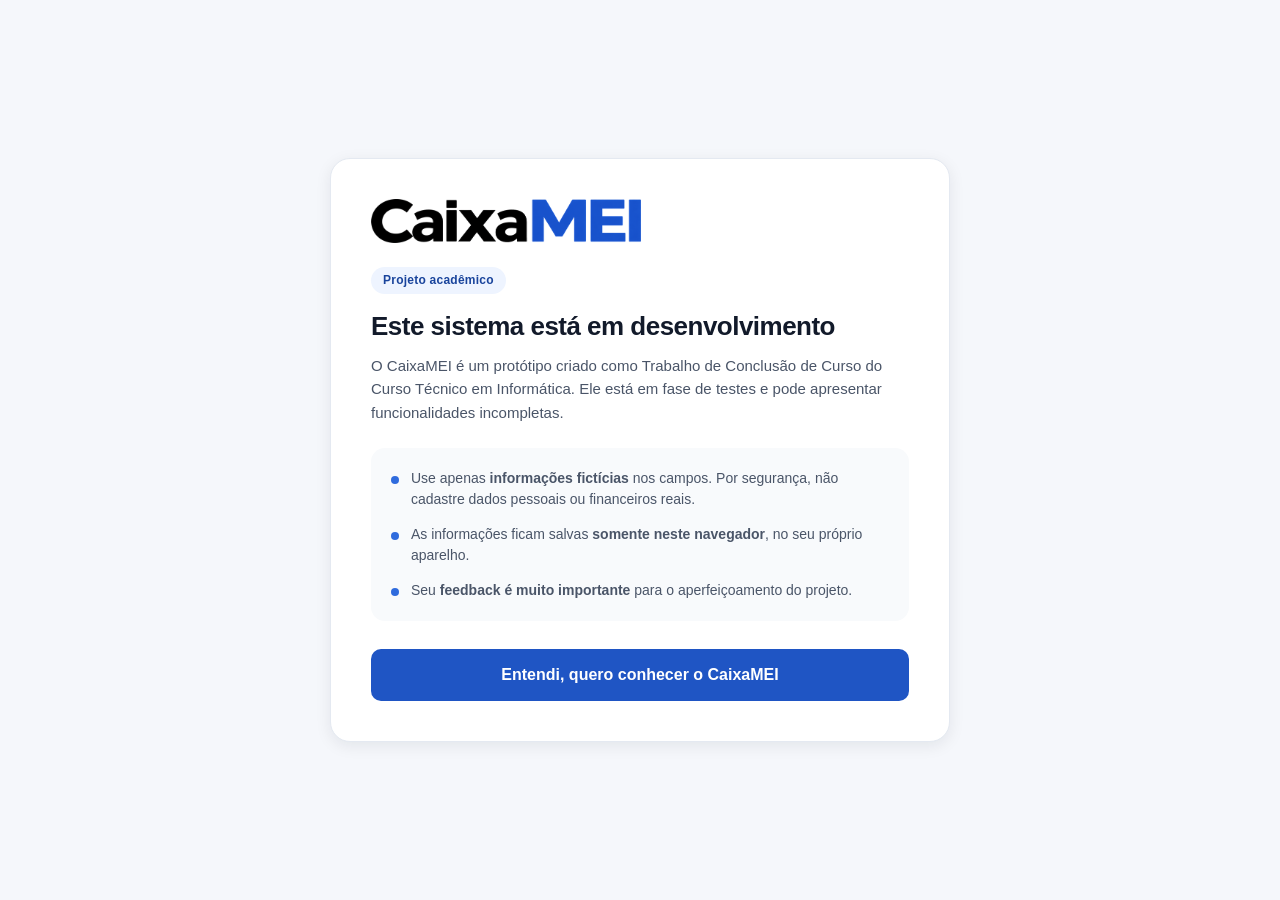
<file: fechar.html>
<!DOCTYPE html>
<html lang="pt-BR">

<head>
  <meta charset="UTF-8">
  <meta name="viewport" content="width=device-width, initial-scale=1">
  <title>CaixaMEI | Fechar o dia</title>
  <link rel="icon" type="image/png" href="assets/favicon.png">
  <link rel="stylesheet" href="css/style.css">
</head>

<body class="sistema">

  <!-- Fundo escuro que aparece atrás do menu no celular -->
  <div class="fundo-menu" id="fundo-menu"></div>

  <aside class="sidebar" id="sidebar">
    <img class="logo-sidebar" src="assets/logo-caixamei.png" alt="CaixaMEI">

    <nav class="nav">
        <a class="nav-item" href="inicio.html"><svg class="ico" viewBox="0 0 24 24"><path d="M4 11.5 12 5l8 6.5"/><path d="M6 10.5V19h12v-8.5"/></svg> Início</a>
        <a class="nav-item ativo" href="fechar.html"><svg class="ico" viewBox="0 0 24 24"><rect x="4" y="5" width="16" height="15" rx="2"/><path d="M4 10h16M9 3v4M15 3v4"/><path d="m9.5 15 2 2 3.5-4"/></svg> Fechar o dia</a>
        <a class="nav-item" href="historico.html"><svg class="ico" viewBox="0 0 24 24"><path d="M4 6h16M4 12h16M4 18h10"/></svg> Histórico</a>
        <a class="nav-item" href="analises.html"><svg class="ico" viewBox="0 0 24 24"><path d="M5 19V9M12 19V5M19 19v-6"/></svg> Análises</a>
        <a class="nav-item" href="obrigacoes.html"><svg class="ico" viewBox="0 0 24 24"><circle cx="12" cy="12" r="8"/><path d="M12 8v4.5l3 1.5"/></svg> Obrigações</a>
        <a class="nav-item" href="relatorios.html"><svg class="ico" viewBox="0 0 24 24"><path d="M7 4h7l4 4v12H7z"/><path d="M14 4v4h4M10 13h5M10 16h5"/></svg> Relatórios</a>
        <a class="nav-item" href="configuracoes.html"><svg class="ico" viewBox="0 0 24 24"><circle cx="12" cy="12" r="3"/><path d="M12 4v2M12 18v2M4 12h2M18 12h2M6.3 6.3l1.4 1.4M16.3 16.3l1.4 1.4M17.7 6.3l-1.4 1.4M7.7 16.3l-1.4 1.4"/></svg> Configurações</a>
    </nav>

    <div class="sidebar-rodape">
      <p class="sidebar-negocio" id="sidebar-negocio"></p>
      <p class="sidebar-legenda">Dados salvos neste navegador</p>
      <button class="link-botao" type="button" id="btn-sair">Sair da conta</button>
    </div>
  </aside>

  <div class="coluna">

    <header class="topo">
      <button class="icone-btn so-mobile" type="button" id="btn-menu" aria-label="Abrir menu">
        <svg class="ico" viewBox="0 0 24 24"><path d="M4 7h16M4 12h16M4 17h16"/></svg>
      </button>
      <div class="topo-info">
        <h1 class="topo-titulo">Fechar o dia</h1>
        <p class="topo-sub" id="topo-sub"></p>
      </div>
      <button class="icone-btn" type="button" id="btn-tema" aria-label="Ativar o modo escuro"></button>
      <a class="btn btn-primario topo-cta" href="fechar.html">Fechar o dia</a>
    </header>

    <main class="main">

      <!-- Faixa que avisa quando os dados na tela são de demonstração -->
      <div class="faixa-demo nao-imprimir" id="faixa-demo">
        <span>Você está vendo <strong>dados de demonstração</strong>, criados pelo sistema para teste.</span>
        <button class="btn btn-sm btn-secundario" type="button" id="btn-remover-demo-faixa">
          Remover dados de demonstração
        </button>
      </div>

      <form class="card" id="form-fechar" novalidate>

        <div class="campo" style="max-width:260px">
          <label class="campo-rotulo" for="fec-data">Dia do fechamento</label>
          <input class="input" type="date" id="fec-data">
          <p class="campo-erro" id="erro-fec-data"></p>
        </div>

        <hr class="divisor">

        <div class="campo">
          <span class="campo-rotulo">Como foi o dia?</span>
          <div class="opcoes" id="opcoes-situacao">
            <label class="opcao"><input type="radio" name="situacao" value="normal" checked><span>Aberto normal</span></label>
            <label class="opcao"><input type="radio" name="situacao" value="meio"><span>Meio período</span></label>
            <label class="opcao"><input type="radio" name="situacao" value="feriado"><span>Feriado</span></label>
            <label class="opcao"><input type="radio" name="situacao" value="fechado"><span>Não abri</span></label>
          </div>
        </div>

        <div class="campo" id="campo-clima">
          <span class="campo-rotulo">Como estava o tempo?</span>
          <div class="opcoes" id="opcoes-clima">
            <label class="opcao"><input type="radio" name="clima" value="sol"><span>Sol</span></label>
            <label class="opcao"><input type="radio" name="clima" value="nublado"><span>Nublado</span></label>
            <label class="opcao"><input type="radio" name="clima" value="chuva"><span>Chuva</span></label>
            <label class="opcao"><input type="radio" name="clima" value="calor"><span>Calor</span></label>
            <label class="opcao"><input type="radio" name="clima" value="frio"><span>Frio</span></label>
          </div>
          <p class="campo-dica">Serve para comparar dias parecidos nas análises.</p>
        </div>

        <hr class="divisor">

        <div class="form-grid" id="grupo-valores">
          <div class="campo">
            <label class="campo-rotulo" for="fec-entradas">Quanto entrou no caixa</label>
            <input class="input input-moeda" type="text" id="fec-entradas" placeholder="0,00" inputmode="numeric">
            <p class="campo-dica">Tudo que você recebeu no dia.</p>
          </div>

          <div class="campo">
            <label class="campo-rotulo" for="fec-saidas">Quanto saiu do caixa</label>
            <input class="input input-moeda" type="text" id="fec-saidas" placeholder="0,00" inputmode="numeric">
            <p class="campo-dica">Mercadoria, contas e despesas do negócio.</p>
          </div>

          <div class="campo">
            <label class="campo-rotulo" for="fec-retiradas">Quanto você tirou para você</label>
            <input class="input input-moeda" type="text" id="fec-retiradas" placeholder="0,00" inputmode="numeric">
            <p class="campo-dica">Dinheiro que saiu do caixa para uso pessoal.</p>
          </div>

          <div class="campo">
            <label class="campo-rotulo" for="fec-atendimentos">
              Número de <span id="rotulo-atendimentos">vendas</span>
            </label>
            <input class="input" type="number" id="fec-atendimentos" placeholder="0" min="0">
          </div>
        </div>

        <div class="campo">
          <label class="campo-rotulo" for="fec-observacao">Observação do dia (opcional)</label>
          <textarea class="textarea" id="fec-observacao" maxlength="280"
            placeholder="Ex.: teve evento na cidade, faltou mercadoria, fiz promoção..."></textarea>
          <p class="campo-dica"><span id="contador-obs">0</span>/280 caracteres</p>
        </div>

        <div class="resumo-fechamento" id="resumo-fechamento">
          <div>
            <p class="resumo-rotulo">Lucro do dia</p>
            <p class="resumo-valor" id="resumo-lucro">R$ 0,00</p>
          </div>
          <div>
            <p class="resumo-rotulo">Sobrou no caixa</p>
            <p class="resumo-valor" id="resumo-sobra">R$ 0,00</p>
          </div>
        </div>

        <div class="acoes acoes-form">
          <button class="btn btn-primario btn-grande" type="submit">Salvar fechamento</button>
          <a class="btn btn-secundario btn-grande" href="inicio.html">Cancelar</a>
          <button class="btn btn-sutil" type="button" id="btn-excluir">Excluir este dia</button>
        </div>
      </form>

    </main>
  </div>

  <nav class="barra-inferior">
      <a class="barra-item" href="inicio.html"><svg class="ico" viewBox="0 0 24 24"><path d="M4 11.5 12 5l8 6.5"/><path d="M6 10.5V19h12v-8.5"/></svg><span>Início</span></a>
      <a class="barra-item ativo" href="fechar.html"><svg class="ico" viewBox="0 0 24 24"><rect x="4" y="5" width="16" height="15" rx="2"/><path d="M4 10h16M9 3v4M15 3v4"/><path d="m9.5 15 2 2 3.5-4"/></svg><span>Fechar</span></a>
      <a class="barra-item" href="historico.html"><svg class="ico" viewBox="0 0 24 24"><path d="M4 6h16M4 12h16M4 18h10"/></svg><span>Histórico</span></a>
      <a class="barra-item" href="analises.html"><svg class="ico" viewBox="0 0 24 24"><path d="M5 19V9M12 19V5M19 19v-6"/></svg><span>Análises</span></a>
      <button class="barra-item" type="button" id="barra-mais"><svg class="ico" viewBox="0 0 24 24"><path d="M4 7h16M4 12h16M4 17h16"/></svg><span>Mais</span></button>
  </nav>

  <div class="avisos" id="avisos"></div>

  <script src="js/tema.js"></script>
  <script src="js/funcoes.js"></script>
  <script src="js/dados.js"></script>
  <script src="js/calculos.js"></script>
  <script src="js/componentes.js"></script>
  <script src="js/menu.js"></script>
  <script src="js/fechar.js"></script>
</body>
</html>
</file>
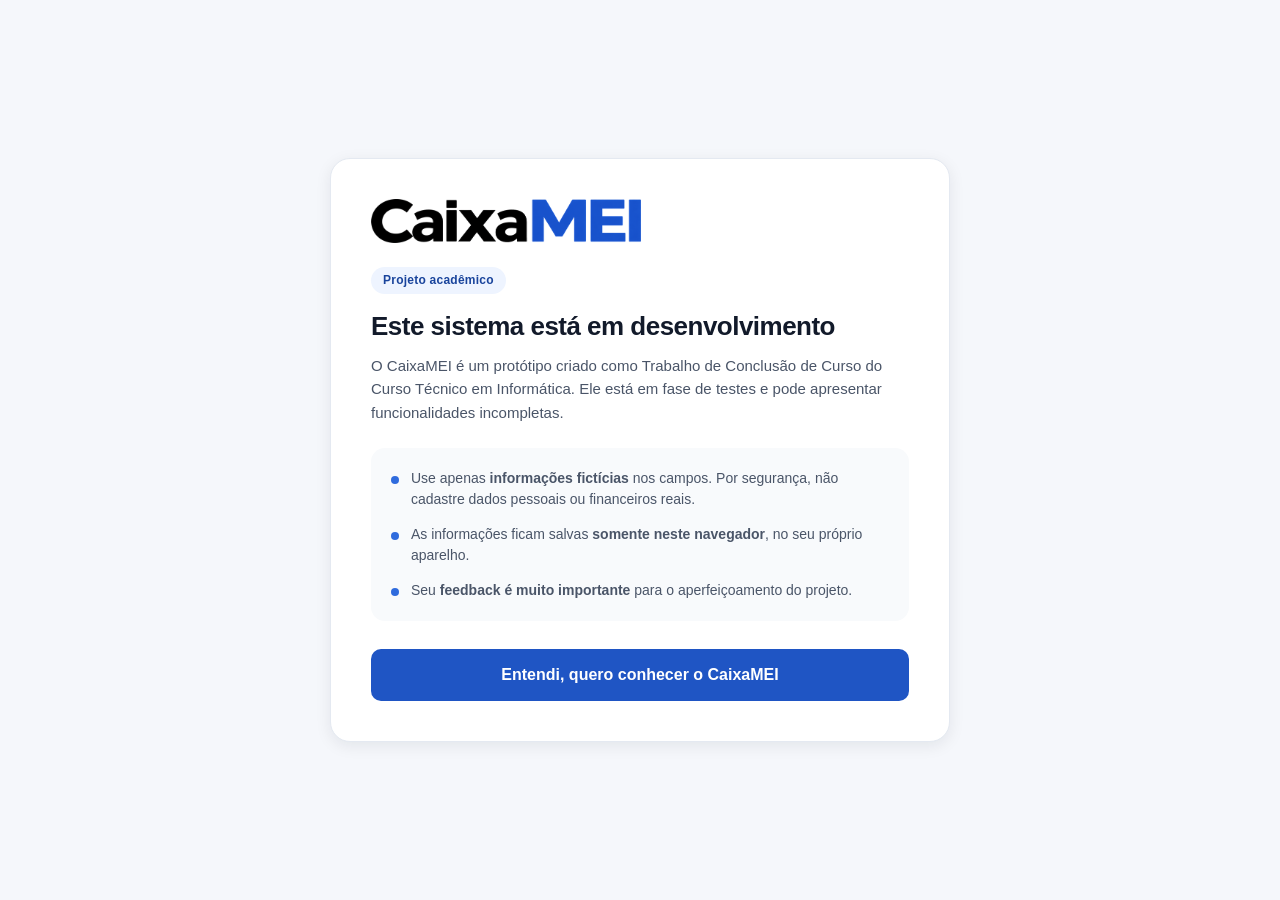
<file: historico.html>
<!DOCTYPE html>
<html lang="pt-BR">

<head>
  <meta charset="UTF-8">
  <meta name="viewport" content="width=device-width, initial-scale=1">
  <title>CaixaMEI | Histórico</title>
  <link rel="icon" type="image/png" href="assets/favicon.png">
  <link rel="stylesheet" href="css/style.css">
</head>

<body class="sistema">

  <!-- Fundo escuro que aparece atrás do menu no celular -->
  <div class="fundo-menu" id="fundo-menu"></div>

  <aside class="sidebar" id="sidebar">
    <img class="logo-sidebar" src="assets/logo-caixamei.png" alt="CaixaMEI">

    <nav class="nav">
        <a class="nav-item" href="inicio.html"><svg class="ico" viewBox="0 0 24 24"><path d="M4 11.5 12 5l8 6.5"/><path d="M6 10.5V19h12v-8.5"/></svg> Início</a>
        <a class="nav-item" href="fechar.html"><svg class="ico" viewBox="0 0 24 24"><rect x="4" y="5" width="16" height="15" rx="2"/><path d="M4 10h16M9 3v4M15 3v4"/><path d="m9.5 15 2 2 3.5-4"/></svg> Fechar o dia</a>
        <a class="nav-item ativo" href="historico.html"><svg class="ico" viewBox="0 0 24 24"><path d="M4 6h16M4 12h16M4 18h10"/></svg> Histórico</a>
        <a class="nav-item" href="analises.html"><svg class="ico" viewBox="0 0 24 24"><path d="M5 19V9M12 19V5M19 19v-6"/></svg> Análises</a>
        <a class="nav-item" href="obrigacoes.html"><svg class="ico" viewBox="0 0 24 24"><circle cx="12" cy="12" r="8"/><path d="M12 8v4.5l3 1.5"/></svg> Obrigações</a>
        <a class="nav-item" href="relatorios.html"><svg class="ico" viewBox="0 0 24 24"><path d="M7 4h7l4 4v12H7z"/><path d="M14 4v4h4M10 13h5M10 16h5"/></svg> Relatórios</a>
        <a class="nav-item" href="configuracoes.html"><svg class="ico" viewBox="0 0 24 24"><circle cx="12" cy="12" r="3"/><path d="M12 4v2M12 18v2M4 12h2M18 12h2M6.3 6.3l1.4 1.4M16.3 16.3l1.4 1.4M17.7 6.3l-1.4 1.4M7.7 16.3l-1.4 1.4"/></svg> Configurações</a>
    </nav>

    <div class="sidebar-rodape">
      <p class="sidebar-negocio" id="sidebar-negocio"></p>
      <p class="sidebar-legenda">Dados salvos neste navegador</p>
      <button class="link-botao" type="button" id="btn-sair">Sair da conta</button>
    </div>
  </aside>

  <div class="coluna">

    <header class="topo">
      <button class="icone-btn so-mobile" type="button" id="btn-menu" aria-label="Abrir menu">
        <svg class="ico" viewBox="0 0 24 24"><path d="M4 7h16M4 12h16M4 17h16"/></svg>
      </button>
      <div class="topo-info">
        <h1 class="topo-titulo">Histórico</h1>
        <p class="topo-sub" id="topo-sub"></p>
      </div>
      <button class="icone-btn" type="button" id="btn-tema" aria-label="Ativar o modo escuro"></button>
      <a class="btn btn-primario topo-cta" href="fechar.html">Fechar o dia</a>
    </header>

    <main class="main">

      <!-- Faixa que avisa quando os dados na tela são de demonstração -->
      <div class="faixa-demo nao-imprimir" id="faixa-demo">
        <span>Você está vendo <strong>dados de demonstração</strong>, criados pelo sistema para teste.</span>
        <button class="btn btn-sm btn-secundario" type="button" id="btn-remover-demo-faixa">
          Remover dados de demonstração
        </button>
      </div>

      <div class="card card-compacto secao">
        <div class="filtros">
          <div class="campo">
            <label class="campo-rotulo" for="filtro-mes">Mês</label>
            <select class="select" id="filtro-mes"></select>
          </div>
          <div class="campo">
            <label class="campo-rotulo" for="filtro-situacao">Situação do dia</label>
            <select class="select" id="filtro-situacao">
              <option value="">Todas</option>
              <option value="normal">Aberto normal</option>
              <option value="meio">Meio período</option>
              <option value="feriado">Feriado</option>
              <option value="fechado">Não abri</option>
            </select>
          </div>
          <div class="campo">
            <span class="campo-rotulo">&nbsp;</span>
            <button class="btn btn-secundario" type="button" id="btn-limpar-filtros">Limpar filtros</button>
          </div>
        </div>
      </div>

      <div id="conteudo-historico"></div>

    </main>
  </div>

  <nav class="barra-inferior">
      <a class="barra-item" href="inicio.html"><svg class="ico" viewBox="0 0 24 24"><path d="M4 11.5 12 5l8 6.5"/><path d="M6 10.5V19h12v-8.5"/></svg><span>Início</span></a>
      <a class="barra-item" href="fechar.html"><svg class="ico" viewBox="0 0 24 24"><rect x="4" y="5" width="16" height="15" rx="2"/><path d="M4 10h16M9 3v4M15 3v4"/><path d="m9.5 15 2 2 3.5-4"/></svg><span>Fechar</span></a>
      <a class="barra-item ativo" href="historico.html"><svg class="ico" viewBox="0 0 24 24"><path d="M4 6h16M4 12h16M4 18h10"/></svg><span>Histórico</span></a>
      <a class="barra-item" href="analises.html"><svg class="ico" viewBox="0 0 24 24"><path d="M5 19V9M12 19V5M19 19v-6"/></svg><span>Análises</span></a>
      <button class="barra-item" type="button" id="barra-mais"><svg class="ico" viewBox="0 0 24 24"><path d="M4 7h16M4 12h16M4 17h16"/></svg><span>Mais</span></button>
  </nav>

  <div class="avisos" id="avisos"></div>

  <script src="js/tema.js"></script>
  <script src="js/funcoes.js"></script>
  <script src="js/dados.js"></script>
  <script src="js/calculos.js"></script>
  <script src="js/componentes.js"></script>
  <script src="js/menu.js"></script>
  <script src="js/historico.js"></script>
</body>
</html>
</file>
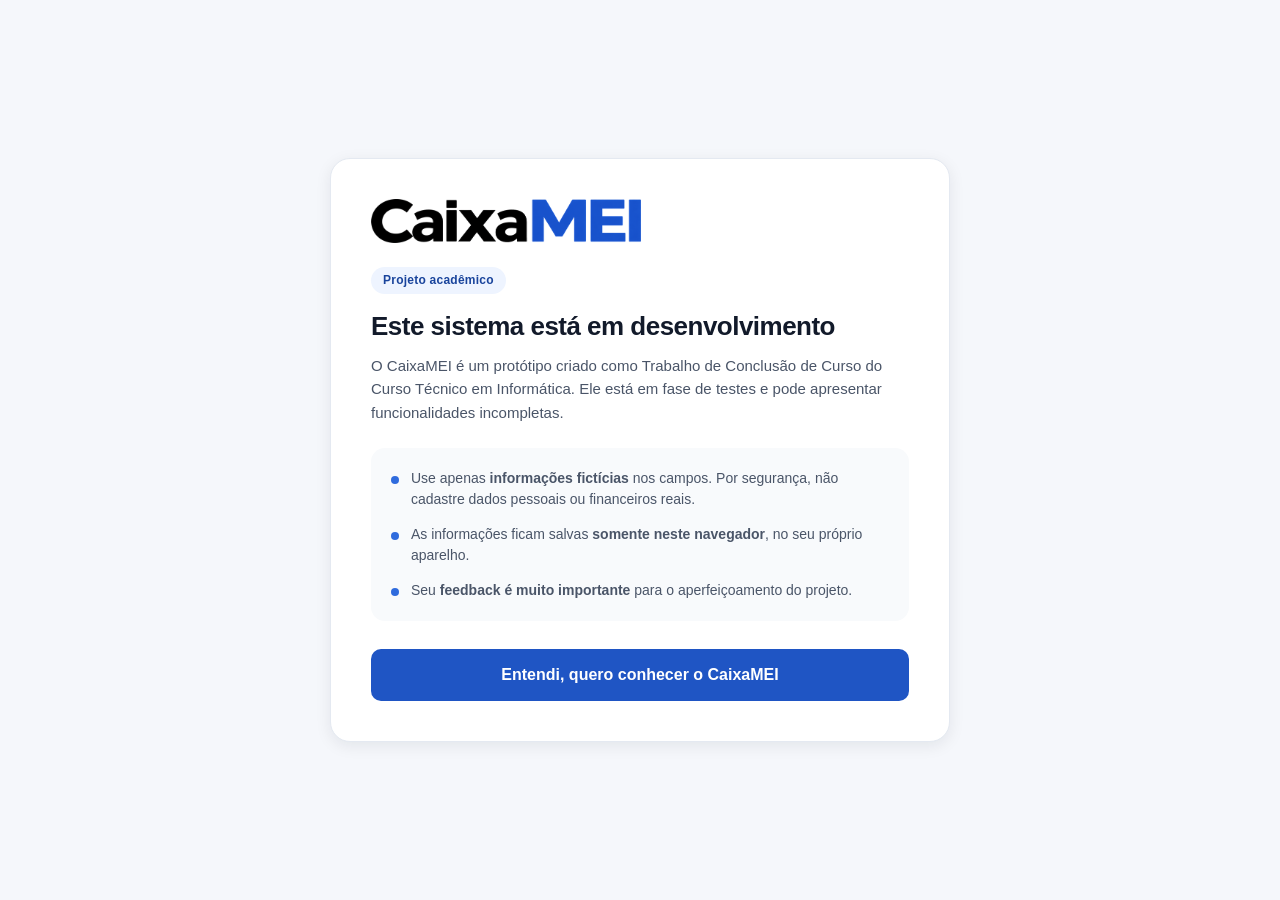
<file: inicio.html>
<!DOCTYPE html>
<html lang="pt-BR">

<head>
  <meta charset="UTF-8">
  <meta name="viewport" content="width=device-width, initial-scale=1">
  <title>CaixaMEI | Início</title>
  <link rel="icon" type="image/png" href="assets/favicon.png">
  <link rel="stylesheet" href="css/style.css">
</head>

<body class="sistema">

  <!-- Fundo escuro que aparece atrás do menu no celular -->
  <div class="fundo-menu" id="fundo-menu"></div>

  <aside class="sidebar" id="sidebar">
    <img class="logo-sidebar" src="assets/logo-caixamei.png" alt="CaixaMEI">

    <nav class="nav">
        <a class="nav-item ativo" href="inicio.html"><svg class="ico" viewBox="0 0 24 24"><path d="M4 11.5 12 5l8 6.5"/><path d="M6 10.5V19h12v-8.5"/></svg> Início</a>
        <a class="nav-item" href="fechar.html"><svg class="ico" viewBox="0 0 24 24"><rect x="4" y="5" width="16" height="15" rx="2"/><path d="M4 10h16M9 3v4M15 3v4"/><path d="m9.5 15 2 2 3.5-4"/></svg> Fechar o dia</a>
        <a class="nav-item" href="historico.html"><svg class="ico" viewBox="0 0 24 24"><path d="M4 6h16M4 12h16M4 18h10"/></svg> Histórico</a>
        <a class="nav-item" href="analises.html"><svg class="ico" viewBox="0 0 24 24"><path d="M5 19V9M12 19V5M19 19v-6"/></svg> Análises</a>
        <a class="nav-item" href="obrigacoes.html"><svg class="ico" viewBox="0 0 24 24"><circle cx="12" cy="12" r="8"/><path d="M12 8v4.5l3 1.5"/></svg> Obrigações</a>
        <a class="nav-item" href="relatorios.html"><svg class="ico" viewBox="0 0 24 24"><path d="M7 4h7l4 4v12H7z"/><path d="M14 4v4h4M10 13h5M10 16h5"/></svg> Relatórios</a>
        <a class="nav-item" href="configuracoes.html"><svg class="ico" viewBox="0 0 24 24"><circle cx="12" cy="12" r="3"/><path d="M12 4v2M12 18v2M4 12h2M18 12h2M6.3 6.3l1.4 1.4M16.3 16.3l1.4 1.4M17.7 6.3l-1.4 1.4M7.7 16.3l-1.4 1.4"/></svg> Configurações</a>
    </nav>

    <div class="sidebar-rodape">
      <p class="sidebar-negocio" id="sidebar-negocio"></p>
      <p class="sidebar-legenda">Dados salvos neste navegador</p>
      <button class="link-botao" type="button" id="btn-sair">Sair da conta</button>
    </div>
  </aside>

  <div class="coluna">

    <header class="topo">
      <button class="icone-btn so-mobile" type="button" id="btn-menu" aria-label="Abrir menu">
        <svg class="ico" viewBox="0 0 24 24"><path d="M4 7h16M4 12h16M4 17h16"/></svg>
      </button>
      <div class="topo-info">
        <h1 class="topo-titulo">Início</h1>
        <p class="topo-sub" id="topo-sub"></p>
      </div>
      <button class="icone-btn" type="button" id="btn-tema" aria-label="Ativar o modo escuro"></button>
      <a class="btn btn-primario topo-cta" href="fechar.html">Fechar o dia</a>
    </header>

    <main class="main">

      <!-- Faixa que avisa quando os dados na tela são de demonstração -->
      <div class="faixa-demo nao-imprimir" id="faixa-demo">
        <span>Você está vendo <strong>dados de demonstração</strong>, criados pelo sistema para teste.</span>
        <button class="btn btn-sm btn-secundario" type="button" id="btn-remover-demo-faixa">
          Remover dados de demonstração
        </button>
      </div>

      <div id="conteudo-inicio"></div>

    </main>
  </div>

  <nav class="barra-inferior">
      <a class="barra-item ativo" href="inicio.html"><svg class="ico" viewBox="0 0 24 24"><path d="M4 11.5 12 5l8 6.5"/><path d="M6 10.5V19h12v-8.5"/></svg><span>Início</span></a>
      <a class="barra-item" href="fechar.html"><svg class="ico" viewBox="0 0 24 24"><rect x="4" y="5" width="16" height="15" rx="2"/><path d="M4 10h16M9 3v4M15 3v4"/><path d="m9.5 15 2 2 3.5-4"/></svg><span>Fechar</span></a>
      <a class="barra-item" href="historico.html"><svg class="ico" viewBox="0 0 24 24"><path d="M4 6h16M4 12h16M4 18h10"/></svg><span>Histórico</span></a>
      <a class="barra-item" href="analises.html"><svg class="ico" viewBox="0 0 24 24"><path d="M5 19V9M12 19V5M19 19v-6"/></svg><span>Análises</span></a>
      <button class="barra-item" type="button" id="barra-mais"><svg class="ico" viewBox="0 0 24 24"><path d="M4 7h16M4 12h16M4 17h16"/></svg><span>Mais</span></button>
  </nav>

  <div class="avisos" id="avisos"></div>

  <script src="js/tema.js"></script>
  <script src="js/funcoes.js"></script>
  <script src="js/dados.js"></script>
  <script src="js/calculos.js"></script>
  <script src="js/componentes.js"></script>
  <script src="js/menu.js"></script>
  <script src="js/demonstracao.js"></script>
  <script src="js/inicio.js"></script>
</body>
</html>
</file>
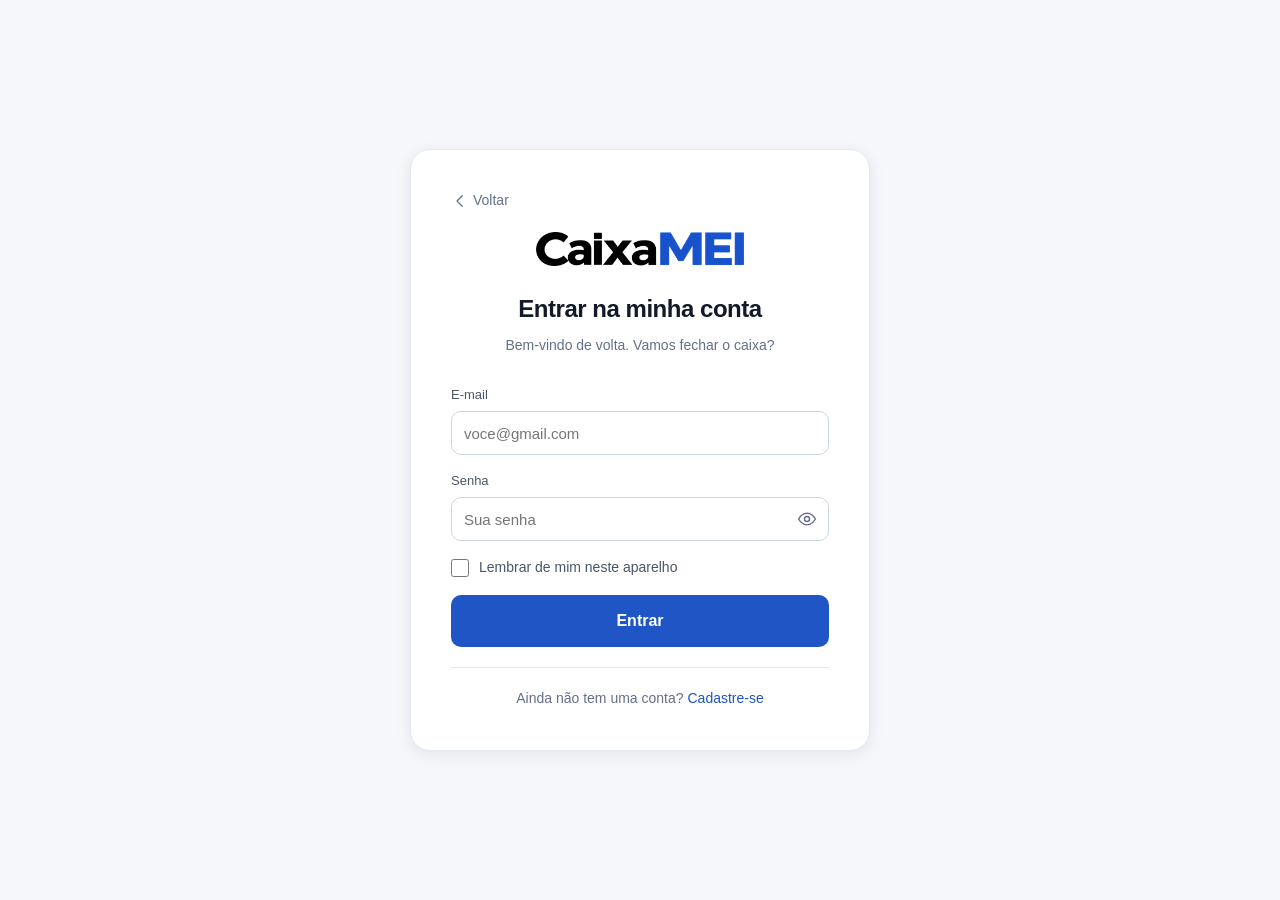
<file: login.html>
<!DOCTYPE html>
<html lang="pt-BR">

<head>
  <meta charset="UTF-8">
  <meta name="viewport" content="width=device-width, initial-scale=1">
  <title>CaixaMEI | Entrar</title>
  <link rel="icon" type="image/png" href="assets/favicon.png">
  <link rel="stylesheet" href="css/style.css">
</head>

<body class="centralizado">
  <main class="caixa-form caixa-form-estreita">

    <a class="voltar" href="apresentacao.html">
      <svg class="ico" viewBox="0 0 24 24"><path d="M15 5l-7 7 7 7"/></svg>
      Voltar
    </a>

    <img class="logo-form" src="assets/logo-caixamei.png" alt="CaixaMEI">
    <h1 class="titulo-form">Entrar na minha conta</h1>
    <p class="texto-form">Bem-vindo de volta. Vamos fechar o caixa?</p>

    <form id="form-login" novalidate>

      <div class="campo">
        <label class="campo-rotulo" for="log-email">E-mail</label>
        <input class="input" type="text" id="log-email" placeholder="voce@gmail.com">
        <p class="campo-erro" id="erro-log-email"></p>
      </div>

      <div class="campo">
        <label class="campo-rotulo" for="log-senha">Senha</label>
        <div class="campo-com-botao">
          <input class="input" type="password" id="log-senha" placeholder="Sua senha">
          <button class="btn-olho" type="button" id="olho-log-senha" aria-label="Mostrar a senha"></button>
        </div>
        <p class="campo-erro" id="erro-log-senha"></p>
      </div>

      <label class="checkbox">
        <input type="checkbox" id="log-lembrar">
        <span>Lembrar de mim neste aparelho</span>
      </label>

      <button class="btn btn-primario btn-grande btn-bloco" type="submit">Entrar</button>
    </form>

    <p class="rodape-form">
      Ainda não tem uma conta? <a href="cadastro.html">Cadastre-se</a>
    </p>
  </main>

  <script src="js/tema.js"></script>
  <script src="js/funcoes.js"></script>
  <script src="js/dados.js"></script>
  <script src="js/componentes.js"></script>
  <script src="js/login.js"></script>
</body>
</html>
</file>
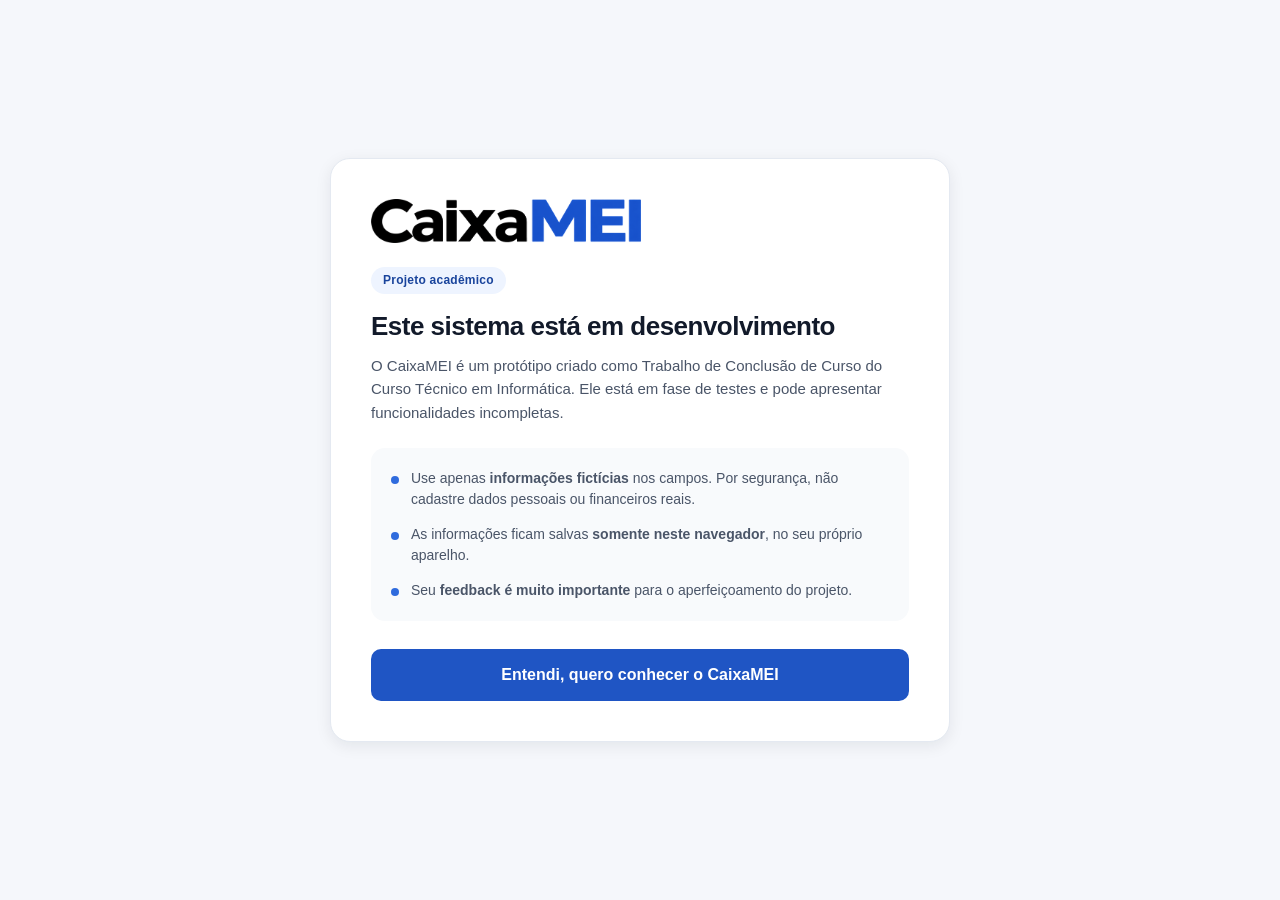
<file: obrigacoes.html>
<!DOCTYPE html>
<html lang="pt-BR">

<head>
  <meta charset="UTF-8">
  <meta name="viewport" content="width=device-width, initial-scale=1">
  <title>CaixaMEI | Obrigações</title>
  <link rel="icon" type="image/png" href="assets/favicon.png">
  <link rel="stylesheet" href="css/style.css">
</head>

<body class="sistema">

  <!-- Fundo escuro que aparece atrás do menu no celular -->
  <div class="fundo-menu" id="fundo-menu"></div>

  <aside class="sidebar" id="sidebar">
    <img class="logo-sidebar" src="assets/logo-caixamei.png" alt="CaixaMEI">

    <nav class="nav">
        <a class="nav-item" href="inicio.html"><svg class="ico" viewBox="0 0 24 24"><path d="M4 11.5 12 5l8 6.5"/><path d="M6 10.5V19h12v-8.5"/></svg> Início</a>
        <a class="nav-item" href="fechar.html"><svg class="ico" viewBox="0 0 24 24"><rect x="4" y="5" width="16" height="15" rx="2"/><path d="M4 10h16M9 3v4M15 3v4"/><path d="m9.5 15 2 2 3.5-4"/></svg> Fechar o dia</a>
        <a class="nav-item" href="historico.html"><svg class="ico" viewBox="0 0 24 24"><path d="M4 6h16M4 12h16M4 18h10"/></svg> Histórico</a>
        <a class="nav-item" href="analises.html"><svg class="ico" viewBox="0 0 24 24"><path d="M5 19V9M12 19V5M19 19v-6"/></svg> Análises</a>
        <a class="nav-item ativo" href="obrigacoes.html"><svg class="ico" viewBox="0 0 24 24"><circle cx="12" cy="12" r="8"/><path d="M12 8v4.5l3 1.5"/></svg> Obrigações</a>
        <a class="nav-item" href="relatorios.html"><svg class="ico" viewBox="0 0 24 24"><path d="M7 4h7l4 4v12H7z"/><path d="M14 4v4h4M10 13h5M10 16h5"/></svg> Relatórios</a>
        <a class="nav-item" href="configuracoes.html"><svg class="ico" viewBox="0 0 24 24"><circle cx="12" cy="12" r="3"/><path d="M12 4v2M12 18v2M4 12h2M18 12h2M6.3 6.3l1.4 1.4M16.3 16.3l1.4 1.4M17.7 6.3l-1.4 1.4M7.7 16.3l-1.4 1.4"/></svg> Configurações</a>
    </nav>

    <div class="sidebar-rodape">
      <p class="sidebar-negocio" id="sidebar-negocio"></p>
      <p class="sidebar-legenda">Dados salvos neste navegador</p>
      <button class="link-botao" type="button" id="btn-sair">Sair da conta</button>
    </div>
  </aside>

  <div class="coluna">

    <header class="topo">
      <button class="icone-btn so-mobile" type="button" id="btn-menu" aria-label="Abrir menu">
        <svg class="ico" viewBox="0 0 24 24"><path d="M4 7h16M4 12h16M4 17h16"/></svg>
      </button>
      <div class="topo-info">
        <h1 class="topo-titulo">Obrigações</h1>
        <p class="topo-sub" id="topo-sub"></p>
      </div>
      <button class="icone-btn" type="button" id="btn-tema" aria-label="Ativar o modo escuro"></button>
      <a class="btn btn-primario topo-cta" href="fechar.html">Fechar o dia</a>
    </header>

    <main class="main">

      <!-- Faixa que avisa quando os dados na tela são de demonstração -->
      <div class="faixa-demo nao-imprimir" id="faixa-demo">
        <span>Você está vendo <strong>dados de demonstração</strong>, criados pelo sistema para teste.</span>
        <button class="btn btn-sm btn-secundario" type="button" id="btn-remover-demo-faixa">
          Remover dados de demonstração
        </button>
      </div>

      <div id="conteudo-obrigacoes"></div>

    </main>
  </div>

  <nav class="barra-inferior">
      <a class="barra-item" href="inicio.html"><svg class="ico" viewBox="0 0 24 24"><path d="M4 11.5 12 5l8 6.5"/><path d="M6 10.5V19h12v-8.5"/></svg><span>Início</span></a>
      <a class="barra-item" href="fechar.html"><svg class="ico" viewBox="0 0 24 24"><rect x="4" y="5" width="16" height="15" rx="2"/><path d="M4 10h16M9 3v4M15 3v4"/><path d="m9.5 15 2 2 3.5-4"/></svg><span>Fechar</span></a>
      <a class="barra-item" href="historico.html"><svg class="ico" viewBox="0 0 24 24"><path d="M4 6h16M4 12h16M4 18h10"/></svg><span>Histórico</span></a>
      <a class="barra-item" href="analises.html"><svg class="ico" viewBox="0 0 24 24"><path d="M5 19V9M12 19V5M19 19v-6"/></svg><span>Análises</span></a>
      <button class="barra-item" type="button" id="barra-mais"><svg class="ico" viewBox="0 0 24 24"><path d="M4 7h16M4 12h16M4 17h16"/></svg><span>Mais</span></button>
  </nav>

  <div class="avisos" id="avisos"></div>

  <script src="js/tema.js"></script>
  <script src="js/funcoes.js"></script>
  <script src="js/dados.js"></script>
  <script src="js/calculos.js"></script>
  <script src="js/componentes.js"></script>
  <script src="js/menu.js"></script>
  <script src="js/obrigacoes.js"></script>
</body>
</html>
</file>
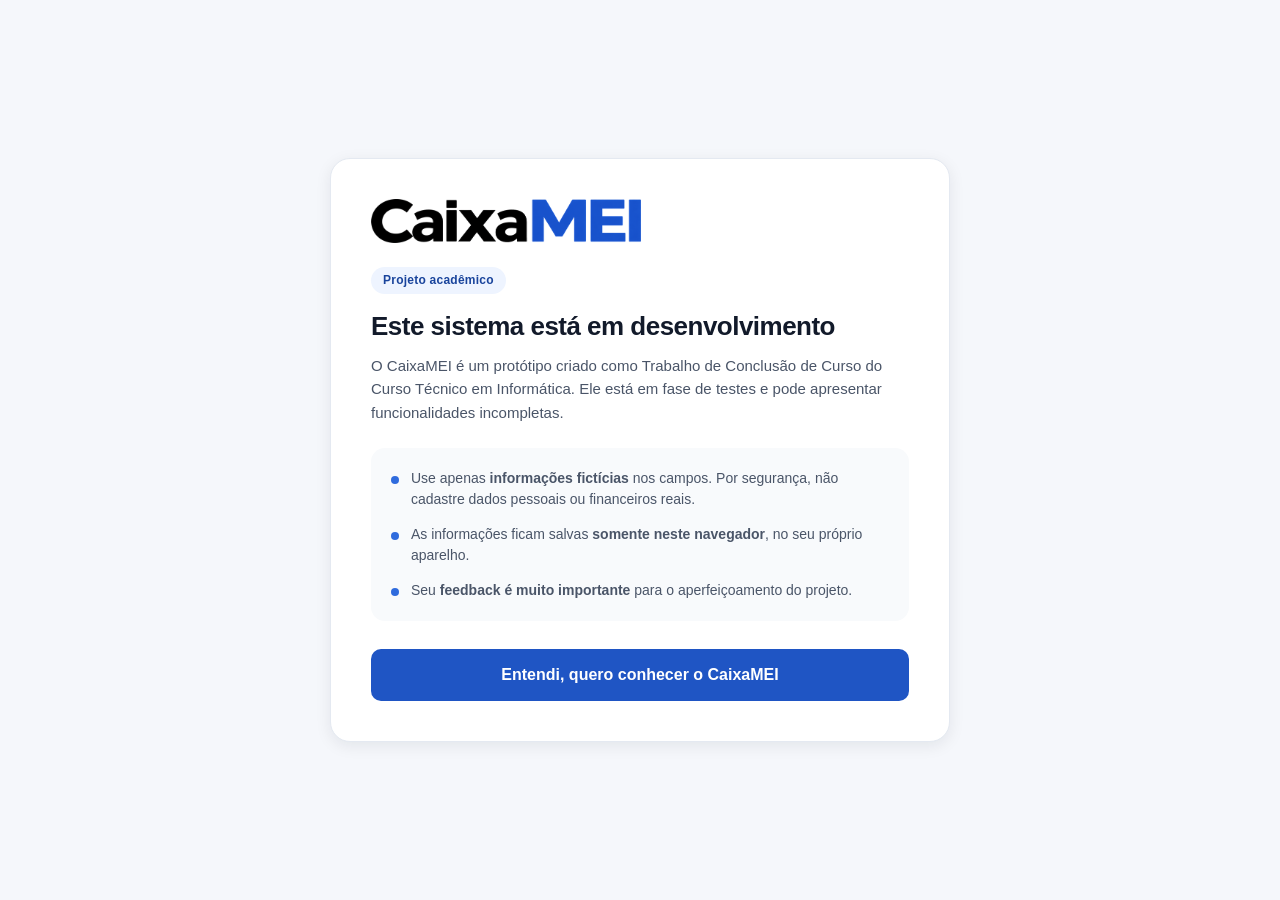
<file: relatorios.html>
<!DOCTYPE html>
<html lang="pt-BR">

<head>
  <meta charset="UTF-8">
  <meta name="viewport" content="width=device-width, initial-scale=1">
  <title>CaixaMEI | Relatórios</title>
  <link rel="icon" type="image/png" href="assets/favicon.png">
  <link rel="stylesheet" href="css/style.css">
</head>

<body class="sistema">

  <!-- Fundo escuro que aparece atrás do menu no celular -->
  <div class="fundo-menu" id="fundo-menu"></div>

  <aside class="sidebar" id="sidebar">
    <img class="logo-sidebar" src="assets/logo-caixamei.png" alt="CaixaMEI">

    <nav class="nav">
        <a class="nav-item" href="inicio.html"><svg class="ico" viewBox="0 0 24 24"><path d="M4 11.5 12 5l8 6.5"/><path d="M6 10.5V19h12v-8.5"/></svg> Início</a>
        <a class="nav-item" href="fechar.html"><svg class="ico" viewBox="0 0 24 24"><rect x="4" y="5" width="16" height="15" rx="2"/><path d="M4 10h16M9 3v4M15 3v4"/><path d="m9.5 15 2 2 3.5-4"/></svg> Fechar o dia</a>
        <a class="nav-item" href="historico.html"><svg class="ico" viewBox="0 0 24 24"><path d="M4 6h16M4 12h16M4 18h10"/></svg> Histórico</a>
        <a class="nav-item" href="analises.html"><svg class="ico" viewBox="0 0 24 24"><path d="M5 19V9M12 19V5M19 19v-6"/></svg> Análises</a>
        <a class="nav-item" href="obrigacoes.html"><svg class="ico" viewBox="0 0 24 24"><circle cx="12" cy="12" r="8"/><path d="M12 8v4.5l3 1.5"/></svg> Obrigações</a>
        <a class="nav-item ativo" href="relatorios.html"><svg class="ico" viewBox="0 0 24 24"><path d="M7 4h7l4 4v12H7z"/><path d="M14 4v4h4M10 13h5M10 16h5"/></svg> Relatórios</a>
        <a class="nav-item" href="configuracoes.html"><svg class="ico" viewBox="0 0 24 24"><circle cx="12" cy="12" r="3"/><path d="M12 4v2M12 18v2M4 12h2M18 12h2M6.3 6.3l1.4 1.4M16.3 16.3l1.4 1.4M17.7 6.3l-1.4 1.4M7.7 16.3l-1.4 1.4"/></svg> Configurações</a>
    </nav>

    <div class="sidebar-rodape">
      <p class="sidebar-negocio" id="sidebar-negocio"></p>
      <p class="sidebar-legenda">Dados salvos neste navegador</p>
      <button class="link-botao" type="button" id="btn-sair">Sair da conta</button>
    </div>
  </aside>

  <div class="coluna">

    <header class="topo">
      <button class="icone-btn so-mobile" type="button" id="btn-menu" aria-label="Abrir menu">
        <svg class="ico" viewBox="0 0 24 24"><path d="M4 7h16M4 12h16M4 17h16"/></svg>
      </button>
      <div class="topo-info">
        <h1 class="topo-titulo">Relatórios</h1>
        <p class="topo-sub" id="topo-sub"></p>
      </div>
      <button class="icone-btn" type="button" id="btn-tema" aria-label="Ativar o modo escuro"></button>
      <a class="btn btn-primario topo-cta" href="fechar.html">Fechar o dia</a>
    </header>

    <main class="main">

      <!-- Faixa que avisa quando os dados na tela são de demonstração -->
      <div class="faixa-demo nao-imprimir" id="faixa-demo">
        <span>Você está vendo <strong>dados de demonstração</strong>, criados pelo sistema para teste.</span>
        <button class="btn btn-sm btn-secundario" type="button" id="btn-remover-demo-faixa">
          Remover dados de demonstração
        </button>
      </div>

      <div class="card card-compacto secao nao-imprimir">
        <div class="filtros">
          <div class="campo">
            <label class="campo-rotulo" for="rel-tipo">Tipo de relatório</label>
            <select class="select" id="rel-tipo">
              <option value="mensal">Mensal</option>
              <option value="anual">Anual</option>
            </select>
          </div>

          <div class="campo" id="campo-rel-mes">
            <label class="campo-rotulo" for="rel-mes">Mês</label>
            <select class="select" id="rel-mes"></select>
          </div>

          <div class="campo" id="campo-rel-ano">
            <label class="campo-rotulo" for="rel-ano">Ano</label>
            <select class="select" id="rel-ano"></select>
          </div>

          <div class="campo">
            <span class="campo-rotulo">&nbsp;</span>
            <button class="btn btn-primario" type="button" id="btn-imprimir">Imprimir / Salvar PDF</button>
          </div>
        </div>
      </div>

      <div id="conteudo-relatorio"></div>

    </main>
  </div>

  <nav class="barra-inferior">
      <a class="barra-item" href="inicio.html"><svg class="ico" viewBox="0 0 24 24"><path d="M4 11.5 12 5l8 6.5"/><path d="M6 10.5V19h12v-8.5"/></svg><span>Início</span></a>
      <a class="barra-item" href="fechar.html"><svg class="ico" viewBox="0 0 24 24"><rect x="4" y="5" width="16" height="15" rx="2"/><path d="M4 10h16M9 3v4M15 3v4"/><path d="m9.5 15 2 2 3.5-4"/></svg><span>Fechar</span></a>
      <a class="barra-item" href="historico.html"><svg class="ico" viewBox="0 0 24 24"><path d="M4 6h16M4 12h16M4 18h10"/></svg><span>Histórico</span></a>
      <a class="barra-item" href="analises.html"><svg class="ico" viewBox="0 0 24 24"><path d="M5 19V9M12 19V5M19 19v-6"/></svg><span>Análises</span></a>
      <button class="barra-item" type="button" id="barra-mais"><svg class="ico" viewBox="0 0 24 24"><path d="M4 7h16M4 12h16M4 17h16"/></svg><span>Mais</span></button>
  </nav>

  <div class="avisos" id="avisos"></div>

  <script src="js/tema.js"></script>
  <script src="js/funcoes.js"></script>
  <script src="js/dados.js"></script>
  <script src="js/calculos.js"></script>
  <script src="js/componentes.js"></script>
  <script src="js/menu.js"></script>
  <script src="js/relatorios.js"></script>
</body>
</html>
</file>
<file: css/style.css>
/* CaixaMEI - folha de estilo única, usada por todas as telas.
   1. Variáveis   2. Básico   3. Componentes   4. Cadastro e login
   5. Apresentação   6. Layout do sistema   7. Telas internas
   8. Celular   9. Impressão */


/* 1. VARIÁVEIS ============================================================ */
:root {
  /* Azuis da marca */
  --azul-50:  #eef4ff;
  --azul-100: #dbe7ff;
  --azul-200: #bed2fd;
  --azul-300: #93b4fb;
  --azul-500: #2f6bdd;
  --azul-600: #1f55c4;
  --azul-700: #19449c;
  --azul-900: #112c63;

  /* Neutros */
  --branco: #ffffff;
  --fundo: #f5f7fb;
  --fundo-2: #f8fafc;
  --borda: #e4e9f1;
  --borda-forte: #cdd6e4;
  --texto: #121a2a;
  --texto-2: #4a5568;
  --texto-3: #646f89;

  /* Cores com significado */
  --positivo: #0a7b56;
  --positivo-fundo: #e7f6ef;
  --negativo: #b5341f;
  --negativo-fundo: #fdeceb;
  --atencao: #91590a;
  --atencao-fundo: #fdf3e2;
  --neutro-fundo: #eef1f6;

  /* Tipografia */
  --fonte: "Inter", -apple-system, BlinkMacSystemFont, "Segoe UI", Roboto,
           "Helvetica Neue", Arial, sans-serif;

  /* Arredondamento */
  --r-sm: 6px;
  --r-md: 10px;
  --r-lg: 14px;
  --r-xl: 20px;
  --r-full: 999px;

  /* Sombras */
  --sombra-1: 0 1px 2px rgba(18, 26, 42, .06);
  --sombra-2: 0 4px 16px rgba(18, 26, 42, .08);
  --sombra-3: 0 12px 40px rgba(18, 26, 42, .16);

  /* Medidas */
  --largura-sidebar: 248px;
  --altura-topo: 64px;
  --largura-conteudo: 1120px;
}


/* Modo escuro. O JavaScript põe a classe "escuro" no body e só com isso
   todas as variáveis abaixo trocam de valor, mudando o sistema inteiro.
   Os azuis quase não mudam, porque o texto branco em cima deles precisa
   continuar legível. */
body.escuro {
  --azul-50:  #17213a;
  --azul-100: #1e2c4b;
  --azul-200: #2a3e66;
  --azul-300: #41619f;
  --azul-500: #4b82e8;
  --azul-600: #3a6fd8;
  --azul-700: #5b91f0;
  --azul-900: #cfdffb;

  --branco: #171c28;
  --fundo: #0f131d;
  --fundo-2: #1c2230;
  --borda: #2b3445;
  --borda-forte: #3d4859;
  --texto: #e9edf5;
  --texto-2: #b4bdcd;
  --texto-3: #8893a7;

  --positivo: #49c79b;
  --positivo-fundo: #10332a;
  --negativo: #f08a7e;
  --negativo-fundo: #3a1d19;
  --atencao: #e5b366;
  --atencao-fundo: #3a2c13;
  --neutro-fundo: #222a3a;

  --sombra-1: 0 1px 2px rgba(0, 0, 0, .45);
  --sombra-2: 0 4px 16px rgba(0, 0, 0, .5);
  --sombra-3: 0 12px 40px rgba(0, 0, 0, .6);
}

/* Nestes lugares o texto fica em cima de uma cor forte, então continua
   branco nos dois modos. */
body.escuro .btn-primario,
body.escuro .btn-perigo,
body.escuro .dia-chip input:checked + span,
body.escuro .aviso-rapido,
body.escuro .lp-avatar,
body.escuro .lp-plano-selo,
body.escuro .lp-final,
body.escuro .cta-fechar {
  color: #ffffff;
}

/* A logo é escrita em preto e azul, então no escuro ela fica branca. */
body.escuro .logo-grande,
body.escuro .logo-form,
body.escuro .logo-topo,
body.escuro .logo-sidebar {
  filter: brightness(0) invert(1);
}

/* Barras de topo que ficam coladas na tela e usam fundo transparente. */
body.escuro .lp-topo {
  background: rgba(23, 28, 40, .92);
}

body.escuro .topo {
  background: rgba(15, 19, 29, .92);
}

body.escuro .alerta-atencao,
body.escuro .faixa-demo {
  border-color: #4d3c18;
}

body.escuro .alerta-ok {
  border-color: #1d4c3c;
}

body.escuro .alerta-erro {
  border-color: #552b25;
}

/* As duas faixas azuis grandes ficam em um azul mais fundo no modo escuro,
   senão o texto branco em cima delas perde a leitura. */
body.escuro .lp-final,
body.escuro .cta-fechar {
  background: #1f4596;
}

body.escuro .cta-fechar p {
  color: #bfd3f7;
}

body.escuro .lp-final .btn,
body.escuro .cta-fechar .btn {
  background: #ffffff;
  color: #17336b;
}

body.escuro .lp-final .btn:hover,
body.escuro .cta-fechar .btn:hover {
  background: #dbe7ff;
}

/* 2. ESTILOS BÁSICOS ====================================================== */
* {
  box-sizing: border-box;
}

body {
  margin: 0;
  background: var(--fundo);
  color: var(--texto);
  font-family: var(--fonte);
  font-size: 15px;
  line-height: 1.55;
  -webkit-font-smoothing: antialiased;
}

h1, h2, h3, h4, p, figure, blockquote {
  margin: 0;
}

ul, ol {
  margin: 0;
  padding: 0;
  list-style: none;
}

button, input, select, textarea {
  font-family: inherit;
  font-size: inherit;
  color: inherit;
}

a {
  color: var(--azul-600);
  text-decoration: none;
}

a:hover {
  text-decoration: underline;
}

svg.ico {
  width: 20px;
  height: 20px;
  fill: none;
  stroke: currentColor;
  stroke-width: 1.7;
  stroke-linecap: round;
  stroke-linejoin: round;
}

:focus-visible {
  outline: 2px solid var(--azul-500);
  outline-offset: 2px;
  border-radius: var(--r-sm);
}

/* Cada tela é um arquivo HTML separado. A classe do body diz qual é o tipo
   de página, porque o layout muda bastante entre elas. */

/* Aviso, cadastro, login e as duas perguntas iniciais */
body.centralizado {
  display: flex;
  justify-content: center;
  align-items: flex-start;
  min-height: 100vh;
  padding: 32px 16px;
}

/* Página de apresentação */
body.apresentacao {
  background: var(--branco);
}

/* Telas de dentro do sistema: menu lateral à esquerda e conteúdo à direita */
body.sistema {
  display: grid;
  grid-template-columns: var(--largura-sidebar) minmax(0, 1fr);
  min-height: 100vh;
}

/* O botão de menu só aparece em telas pequenas. */
.icone-btn.so-mobile {
  display: none;
}

/* Link de voltar no topo das telas iniciais */
.voltar {
  display: inline-flex;
  align-items: center;
  gap: 4px;
  margin-bottom: 20px;
  font-size: 14px;
  font-weight: 500;
  color: var(--texto-3);
}

.voltar:hover {
  color: var(--azul-600);
  text-decoration: none;
}

.voltar .ico {
  width: 18px;
  height: 18px;
}


/* 3. COMPONENTES ========================================================== */

/* --- Botões --- */
.btn {
  display: inline-flex;
  align-items: center;
  justify-content: center;
  gap: 8px;
  min-height: 44px;
  padding: 0 20px;
  border: 1px solid transparent;
  border-radius: var(--r-md);
  background: transparent;
  font-size: 15px;
  font-weight: 600;
  cursor: pointer;
  white-space: nowrap;
  transition: background 140ms ease, border-color 140ms ease, color 140ms ease;
}

.btn:hover {
  text-decoration: none;
}

.btn:disabled {
  opacity: .5;
  cursor: not-allowed;
}

.btn-primario {
  background: var(--azul-600);
  color: var(--branco);
}

.btn-primario:hover:not(:disabled) {
  background: var(--azul-700);
}

.btn-secundario {
  background: var(--branco);
  border-color: var(--borda-forte);
  color: var(--texto);
}

.btn-secundario:hover:not(:disabled) {
  background: var(--fundo-2);
  border-color: var(--texto-3);
}

.btn-sutil {
  color: var(--texto-2);
  padding: 0 12px;
}

.btn-sutil:hover:not(:disabled) {
  background: var(--neutro-fundo);
}

.btn-perigo {
  background: var(--negativo);
  color: var(--branco);
}

.btn-perigo:hover:not(:disabled) {
  filter: brightness(.93);
}

.btn-sm {
  min-height: 36px;
  padding: 0 14px;
  font-size: 13px;
}

.btn-grande {
  min-height: 52px;
  font-size: 16px;
}

.btn-bloco {
  width: 100%;
}

.icone-btn {
  display: inline-grid;
  place-items: center;
  width: 44px;
  height: 44px;
  border: 1px solid transparent;
  border-radius: var(--r-md);
  background: transparent;
  cursor: pointer;
  color: var(--texto-2);
}

.icone-btn:hover {
  background: var(--neutro-fundo);
}

.link-botao {
  border: 0;
  background: transparent;
  padding: 0;
  color: var(--azul-600);
  font-weight: 600;
  cursor: pointer;
  text-decoration: underline;
}

.acoes {
  display: flex;
  flex-wrap: wrap;
  gap: 8px;
}

.acoes-form {
  margin-top: 20px;
}

/* --- Campos de formulário --- */
.campo {
  display: flex;
  flex-direction: column;
  gap: 6px;
  margin-bottom: 16px;
}

.campo:last-child {
  margin-bottom: 0;
}

.campo-rotulo {
  font-size: 13px;
  font-weight: 500;
  color: var(--texto-2);
}

.campo-dica {
  font-size: 12px;
  color: var(--texto-3);
}

.campo-erro {
  font-size: 12px;
  color: var(--negativo);
  font-weight: 500;
  display: none;
}

.input, .select, .textarea {
  width: 100%;
  min-height: 44px;
  padding: 10px 12px;
  background: var(--branco);
  border: 1px solid var(--borda-forte);
  border-radius: var(--r-md);
  transition: border-color 140ms ease, box-shadow 140ms ease;
}

.input:hover, .select:hover, .textarea:hover {
  border-color: var(--texto-3);
}

.input:focus, .select:focus, .textarea:focus {
  outline: none;
  border-color: var(--azul-500);
  box-shadow: 0 0 0 3px var(--azul-100);
}

.input.errado {
  border-color: var(--negativo);
}

.input-moeda {
  font-weight: 600;
  font-size: 16px;
}

.textarea {
  min-height: 84px;
  resize: vertical;
}

.select {
  appearance: none;
  padding-right: 34px;
  background-image: url("data:image/svg+xml;charset=utf-8,%3Csvg xmlns='http://www.w3.org/2000/svg' viewBox='0 0 24 24' fill='none' stroke='%234a5568' stroke-width='1.8' stroke-linecap='round'%3E%3Cpath d='m6 9 6 6 6-6'/%3E%3C/svg%3E");
  background-repeat: no-repeat;
  background-position: right 10px center;
  background-size: 18px;
}

/* Campo com um botão por dentro, usado no olhinho da senha */
.campo-com-botao {
  position: relative;
}

.campo-com-botao .input {
  padding-right: 46px;
}

.btn-olho {
  position: absolute;
  right: 4px;
  top: 4px;
  display: grid;
  place-items: center;
  width: 36px;
  height: 36px;
  border: 0;
  border-radius: var(--r-sm);
  background: transparent;
  color: var(--texto-3);
  cursor: pointer;
}

.btn-olho:hover {
  background: var(--neutro-fundo);
  color: var(--texto-2);
}

.form-grid {
  display: grid;
  gap: 16px;
  grid-template-columns: repeat(auto-fit, minmax(210px, 1fr));
  margin-bottom: 16px;
}

.form-linha {
  display: grid;
  gap: 16px;
}

.divisor {
  border: 0;
  border-top: 1px solid var(--borda);
  margin: 20px 0;
}

/* --- Caixa de marcação --- */
.checkbox {
  display: flex;
  align-items: flex-start;
  gap: 10px;
  font-size: 14px;
  color: var(--texto-2);
  margin-bottom: 16px;
  cursor: pointer;
}

.checkbox input {
  width: 18px;
  height: 18px;
  margin: 2px 0 0;
  accent-color: var(--azul-600);
  cursor: pointer;
}

/* --- Opções em pílula (situação e clima) --- */
.opcoes {
  display: flex;
  flex-wrap: wrap;
  gap: 8px;
}

.opcao {
  position: relative;
  display: inline-flex;
}

.opcao input {
  position: absolute;
  inset: 0;
  margin: 0;
  opacity: 0;
  cursor: pointer;
}

.opcao span {
  display: inline-flex;
  align-items: center;
  min-height: 40px;
  padding: 0 16px;
  border: 1px solid var(--borda-forte);
  border-radius: var(--r-full);
  background: var(--branco);
  font-size: 13px;
  font-weight: 500;
  color: var(--texto-2);
  cursor: pointer;
  transition: all 140ms ease;
}

.opcao input:hover + span {
  border-color: var(--texto-3);
}

.opcao input:checked + span {
  background: var(--azul-50);
  border-color: var(--azul-500);
  color: var(--azul-700);
  font-weight: 600;
}

/* --- Dias da semana --- */
.dias-semana {
  display: flex;
  gap: 6px;
  flex-wrap: wrap;
}

/* Quando os dias não estão dentro de um .campo precisam de respiro em volta. */
.dias-semana-solto {
  justify-content: center;
  margin: 28px 0;
}

.dia-chip {
  position: relative;
  display: inline-flex;
}

.dia-chip input {
  position: absolute;
  inset: 0;
  margin: 0;
  opacity: 0;
  cursor: pointer;
}

.dia-chip span {
  display: grid;
  place-items: center;
  width: 44px;
  height: 44px;
  border: 1px solid var(--borda-forte);
  border-radius: var(--r-md);
  background: var(--branco);
  font-size: 13px;
  font-weight: 600;
  color: var(--texto-2);
  cursor: pointer;
  transition: all 140ms ease;
}

.dia-chip input:checked + span {
  background: var(--azul-600);
  border-color: var(--azul-600);
  color: var(--branco);
}

/* --- Cards --- */
.card {
  background: var(--branco);
  border: 1px solid var(--borda);
  border-radius: var(--r-lg);
  padding: 20px;
}

.card-compacto {
  padding: 16px;
}

.card-titulo {
  font-size: 15px;
  font-weight: 600;
  margin-bottom: 4px;
}

.card-legenda {
  font-size: 13px;
  color: var(--texto-3);
}

.grid {
  display: grid;
  gap: 16px;
}

.grid-kpis {
  grid-template-columns: repeat(auto-fit, minmax(190px, 1fr));
}

.grid-2 {
  grid-template-columns: repeat(auto-fit, minmax(300px, 1fr));
}

/* --- Indicadores (KPI) --- */
.kpi-rotulo {
  font-size: 13px;
  color: var(--texto-3);
  font-weight: 500;
}

.kpi-valor {
  font-size: 26px;
  font-weight: 600;
  letter-spacing: -.02em;
  line-height: 1.2;
}

.kpi-nota {
  font-size: 12px;
  color: var(--texto-3);
  margin-top: 2px;
}

.valor-positivo { color: var(--positivo); }
.valor-negativo { color: var(--negativo); }
.valor-destaque { color: var(--azul-700); }

/* --- Etiquetas de estado --- */
.badge {
  display: inline-flex;
  align-items: center;
  padding: 3px 10px;
  border-radius: var(--r-full);
  font-size: 12px;
  font-weight: 600;
  background: var(--neutro-fundo);
  color: var(--texto-2);
  white-space: nowrap;
}

.badge-azul { background: var(--azul-50); color: var(--azul-700); }
.badge-ok { background: var(--positivo-fundo); color: var(--positivo); }
.badge-atencao { background: var(--atencao-fundo); color: var(--atencao); }
.badge-erro { background: var(--negativo-fundo); color: var(--negativo); }

/* --- Avisos dentro das telas --- */
.alerta {
  padding: 16px;
  border: 1px solid var(--borda);
  border-radius: var(--r-md);
  background: var(--fundo-2);
  margin-bottom: 12px;
}

.alerta-titulo {
  font-size: 15px;
  font-weight: 600;
}

.alerta-texto {
  font-size: 13px;
  color: var(--texto-2);
  margin-top: 2px;
}

.alerta-acoes {
  margin-top: 12px;
}

.alerta-info { background: var(--azul-50); border-color: var(--azul-200); }
.alerta-atencao { background: var(--atencao-fundo); border-color: #f0dcb4; }
.alerta-ok { background: var(--positivo-fundo); border-color: #c3e6d6; }
.alerta-erro { background: var(--negativo-fundo); border-color: #f3c9c4; }

/* --- Barra de progresso --- */
.progresso {
  height: 10px;
  border-radius: var(--r-full);
  background: var(--neutro-fundo);
  overflow: hidden;
}

.progresso-trilha {
  height: 100%;
  border-radius: var(--r-full);
  background: var(--azul-500);
}

.progresso-trilha.atencao { background: var(--atencao); }
.progresso-trilha.critico { background: var(--negativo); }

.progresso-legenda {
  display: flex;
  justify-content: space-between;
  gap: 12px;
  font-size: 13px;
  color: var(--texto-3);
  margin-top: 8px;
}

/* --- Gráfico de barras feito com div --- */
.grafico {
  display: grid;
  gap: 12px;
}

.grafico-linha {
  display: grid;
  grid-template-columns: 155px minmax(0, 1fr) auto;
  align-items: center;
  gap: 12px;
}

.grafico-rotulo {
  font-size: 13px;
  color: var(--texto-2);
}

.grafico-trilho {
  display: block;
  height: 14px;
  background: var(--neutro-fundo);
  border-radius: var(--r-full);
}

.grafico-barra {
  display: block;
  height: 100%;
  border-radius: var(--r-full);
  background: var(--azul-300);
}

.grafico-barra.destaque {
  background: var(--azul-600);
}

.grafico-valor {
  font-size: 13px;
  font-weight: 600;
}

/* --- Lista de registros --- */
.lista {
  display: flex;
  flex-direction: column;
  gap: 12px;
}

.registro {
  display: grid;
  grid-template-columns: minmax(0, 1fr) auto;
  gap: 12px;
  padding: 16px;
  background: var(--branco);
  border: 1px solid var(--borda);
  border-radius: var(--r-md);
}

.registro-topo {
  display: flex;
  align-items: center;
  gap: 8px;
  flex-wrap: wrap;
  margin-bottom: 10px;
}

.registro-data {
  font-weight: 600;
}

.registro-numeros {
  display: flex;
  flex-wrap: wrap;
  gap: 8px 28px;
}

.registro-num dt {
  font-size: 12px;
  color: var(--texto-3);
}

.registro-num dd {
  margin: 0;
  font-weight: 600;
}

.registro-obs {
  font-size: 13px;
  color: var(--texto-2);
  margin-top: 10px;
  padding-top: 10px;
  border-top: 1px solid var(--borda);
}

/* --- Linhas de informação --- */
.linhas {
  display: grid;
  gap: 12px;
}

.linha-info {
  display: flex;
  justify-content: space-between;
  gap: 16px;
  padding-bottom: 12px;
  border-bottom: 1px solid var(--borda);
}

.linha-info:last-child {
  border-bottom: 0;
  padding-bottom: 0;
}

.linha-rotulo {
  font-size: 13px;
  color: var(--texto-2);
}

.linha-valor {
  font-weight: 600;
  text-align: right;
}

/* --- Tabela --- */
.tabela-wrap {
  overflow-x: auto;
}

.tabela {
  width: 100%;
  border-collapse: collapse;
  font-size: 13px;
}

.tabela th, .tabela td {
  padding: 10px 12px;
  text-align: left;
  border-bottom: 1px solid var(--borda);
  white-space: nowrap;
}

.tabela th {
  font-size: 12px;
  text-transform: uppercase;
  letter-spacing: .04em;
  color: var(--texto-3);
  font-weight: 600;
}

.tabela td.num, .tabela th.num {
  text-align: right;
}

.tabela tbody tr:last-child td {
  border-bottom: 0;
}

/* --- Estado vazio --- */
.vazio {
  display: grid;
  justify-items: center;
  gap: 12px;
  text-align: center;
  padding: 40px 16px;
  border: 1px dashed var(--borda-forte);
  border-radius: var(--r-lg);
  background: var(--branco);
}

.vazio-titulo {
  font-size: 16px;
  font-weight: 600;
}

.vazio-texto {
  font-size: 13px;
  color: var(--texto-3);
  max-width: 44ch;
}

/* --- Mensagens rápidas --- */
.avisos {
  position: fixed;
  z-index: 80;
  left: 50%;
  bottom: 24px;
  transform: translateX(-50%);
  display: flex;
  flex-direction: column;
  gap: 8px;
  width: min(420px, calc(100% - 32px));
}

.aviso-rapido {
  padding: 12px 16px;
  border-radius: var(--r-md);
  background: var(--texto);
  color: var(--branco);
  font-size: 13px;
  font-weight: 500;
  box-shadow: var(--sombra-2);
}

.aviso-rapido.ok { background: #0b5b42; }
.aviso-rapido.erro { background: #8f2a19; }

/* --- Selo --- */
.selo {
  display: inline-block;
  padding: 4px 12px;
  border-radius: var(--r-full);
  background: var(--azul-50);
  color: var(--azul-700);
  font-size: 12px;
  font-weight: 600;
  letter-spacing: .02em;
}


/* 4. AVISO, CADASTRO E LOGIN ============================================== */
.caixa-aviso, .caixa-form {
  width: 100%;
  max-width: 620px;
  margin: auto;
  background: var(--branco);
  border: 1px solid var(--borda);
  border-radius: var(--r-xl);
  box-shadow: var(--sombra-2);
  padding: 40px;
}

.caixa-form-estreita {
  max-width: 460px;
}

.logo-grande {
  height: 44px;
  width: auto;
  display: block;
  margin-bottom: 24px;
}

.logo-form {
  height: 34px;
  width: auto;
  display: block;
  margin: 0 auto 24px;
}

.titulo-aviso {
  font-size: 26px;
  font-weight: 700;
  letter-spacing: -.02em;
  line-height: 1.25;
  margin-top: 16px;
}

.texto-aviso {
  font-size: 15px;
  color: var(--texto-2);
  margin-top: 12px;
}

.lista-aviso {
  display: grid;
  gap: 14px;
  margin: 24px 0 28px;
  padding: 20px;
  background: var(--fundo-2);
  border-radius: var(--r-lg);
}

.lista-aviso li {
  display: flex;
  gap: 12px;
  font-size: 14px;
  color: var(--texto-2);
  line-height: 1.5;
}

.ponto-aviso {
  width: 8px;
  height: 8px;
  margin-top: 8px;
  border-radius: 50%;
  background: var(--azul-500);
  flex: none;
}

.titulo-form {
  font-size: 24px;
  font-weight: 700;
  letter-spacing: -.02em;
  text-align: center;
}

.texto-form {
  font-size: 14px;
  color: var(--texto-3);
  text-align: center;
  margin: 8px 0 28px;
}

.rodape-form {
  text-align: center;
  font-size: 14px;
  color: var(--texto-3);
  margin-top: 20px;
  padding-top: 20px;
  border-top: 1px solid var(--borda);
}

/* Indicador de passos */
.passos {
  display: flex;
  gap: 6px;
  margin-bottom: 24px;
}

.passo {
  height: 4px;
  flex: 1;
  border-radius: var(--r-full);
  background: var(--borda);
}

.passo.ativo {
  background: var(--azul-500);
}

/* Escolha em lista (termo dos atendimentos) */
.escolhas {
  display: grid;
  gap: 10px;
  margin: 24px 0 28px;
}

.escolha {
  position: relative;
  display: block;
}

.escolha input {
  position: absolute;
  inset: 0;
  margin: 0;
  opacity: 0;
  cursor: pointer;
}

.escolha span {
  display: block;
  padding: 14px 16px;
  border: 1px solid var(--borda-forte);
  border-radius: var(--r-md);
  background: var(--branco);
  cursor: pointer;
  transition: all 140ms ease;
}

.escolha strong {
  display: block;
  font-size: 15px;
}

.escolha em {
  display: block;
  font-size: 13px;
  color: var(--texto-3);
  font-style: normal;
  margin-top: 2px;
}

.escolha input:hover + span {
  border-color: var(--texto-3);
}

.escolha input:checked + span {
  background: var(--azul-50);
  border-color: var(--azul-500);
  box-shadow: 0 0 0 1px var(--azul-500);
}


/* 5. PÁGINA DE APRESENTAÇÃO =============================================== */
.lp-topo {
  display: flex;
  align-items: center;
  justify-content: space-between;
  gap: 16px;
  padding: 16px 32px;
  border-bottom: 1px solid var(--borda);
  position: sticky;
  top: 0;
  background: rgba(255, 255, 255, .92);
  backdrop-filter: blur(8px);
  z-index: 10;
}

.logo-topo {
  height: 28px;
  width: auto;
}

.lp-topo-acoes {
  display: flex;
  gap: 8px;
}

/* Chamada principal */
.lp-hero {
  display: grid;
  grid-template-columns: 1.05fr .95fr;
  gap: 56px;
  align-items: center;
  max-width: var(--largura-conteudo);
  margin: 0 auto;
  padding: 72px 32px 80px;
}

.lp-titulo {
  font-size: 44px;
  line-height: 1.1;
  font-weight: 700;
  letter-spacing: -.03em;
  margin: 20px 0 20px;
}

.lp-subtitulo {
  font-size: 18px;
  color: var(--texto-2);
  margin-bottom: 28px;
  max-width: 48ch;
}

.lp-nota {
  font-size: 13px;
  color: var(--texto-3);
  margin-top: 14px;
}

/* Miniatura do sistema */
.mini-app {
  background: var(--branco);
  border: 1px solid var(--borda);
  border-radius: var(--r-xl);
  box-shadow: var(--sombra-3);
  overflow: hidden;
}

.mini-topo {
  display: flex;
  gap: 6px;
  padding: 12px 16px;
  background: var(--fundo-2);
  border-bottom: 1px solid var(--borda);
}

.mini-ponto {
  width: 10px;
  height: 10px;
  border-radius: 50%;
  background: var(--borda-forte);
}

.mini-corpo {
  padding: 24px;
}

.mini-rotulo {
  font-size: 13px;
  color: var(--texto-3);
}

.mini-valor {
  font-size: 34px;
  font-weight: 700;
  letter-spacing: -.02em;
  color: var(--azul-700);
  margin-bottom: 18px;
}

.mini-linha {
  display: flex;
  justify-content: space-between;
  padding: 9px 0;
  border-bottom: 1px solid var(--borda);
  font-size: 14px;
  color: var(--texto-2);
}

.mini-barra {
  height: 10px;
  border-radius: var(--r-full);
  background: var(--neutro-fundo);
  margin-top: 20px;
  overflow: hidden;
}

.mini-barra span {
  display: block;
  height: 100%;
  border-radius: var(--r-full);
  background: var(--azul-500);
}

.mini-legenda {
  font-size: 12px;
  color: var(--texto-3);
  margin-top: 8px;
}

/* Seções */
.lp-secao {
  max-width: var(--largura-conteudo);
  margin: 0 auto;
  padding: 72px 32px;
}

.lp-secao-cinza {
  max-width: none;
  background: var(--fundo);
}

.lp-secao-cinza > * {
  max-width: var(--largura-conteudo);
  margin-left: auto;
  margin-right: auto;
}

.lp-secao-titulo {
  font-size: 32px;
  font-weight: 700;
  letter-spacing: -.02em;
  text-align: center;
}

.lp-secao-texto {
  font-size: 16px;
  color: var(--texto-2);
  text-align: center;
  margin: 12px auto 44px;
  max-width: 62ch;
}

/* Cards de benefício */
.lp-cards {
  display: grid;
  grid-template-columns: repeat(auto-fit, minmax(228px, 1fr));
  gap: 20px;
}

.lp-card {
  padding: 28px 24px;
  border: 1px solid var(--borda);
  border-radius: var(--r-lg);
  background: var(--branco);
}

.lp-card-icone {
  display: grid;
  place-items: center;
  width: 40px;
  height: 40px;
  border-radius: var(--r-md);
  background: var(--azul-50);
  color: var(--azul-700);
  font-weight: 700;
  font-size: 14px;
  margin-bottom: 16px;
}

.lp-card h3 {
  font-size: 16px;
  font-weight: 600;
  margin-bottom: 8px;
  line-height: 1.35;
}

.lp-card p {
  font-size: 14px;
  color: var(--texto-2);
}

/* Depoimentos */
.lp-depoimentos {
  display: grid;
  grid-template-columns: repeat(auto-fit, minmax(270px, 1fr));
  gap: 20px;
}

.lp-depoimento {
  padding: 28px 24px;
  background: var(--branco);
  border: 1px solid var(--borda);
  border-radius: var(--r-lg);
  display: flex;
  flex-direction: column;
  gap: 20px;
}

.lp-depoimento blockquote {
  font-size: 15px;
  color: var(--texto);
  line-height: 1.6;
  flex: 1;
}

.lp-depoimento figcaption {
  display: flex;
  align-items: center;
  gap: 12px;
  font-size: 13px;
  color: var(--texto-3);
  padding-top: 18px;
  border-top: 1px solid var(--borda);
}

.lp-depoimento figcaption strong {
  color: var(--texto);
}

.lp-avatar {
  display: grid;
  place-items: center;
  width: 38px;
  height: 38px;
  border-radius: 50%;
  background: var(--azul-600);
  color: var(--branco);
  font-weight: 700;
  flex: none;
}

.lp-aviso-depoimento {
  text-align: center;
  font-size: 12px;
  color: var(--texto-3);
  margin-top: 28px;
  font-style: italic;
}

/* Planos */
.lp-planos {
  display: grid;
  grid-template-columns: repeat(auto-fit, minmax(280px, 1fr));
  gap: 20px;
}

/* Os três blocos ficam com a mesma altura e o botão sempre no rodapé. */
.lp-plano {
  display: flex;
  flex-direction: column;
  padding: 32px 26px;
  border: 1px solid var(--borda);
  border-radius: var(--r-lg);
  background: var(--branco);
}

.lp-plano .btn {
  margin-top: auto;
}

.lp-plano-texto {
  font-size: 14px;
  color: var(--texto-3);
  margin: 22px 0 26px;
}

.lp-plano-destaque {
  border: 2px solid var(--azul-600);
  box-shadow: var(--sombra-2);
}

.lp-plano-selo {
  align-self: flex-start;
  padding: 3px 10px;
  border-radius: var(--r-full);
  background: var(--azul-600);
  color: var(--branco);
  font-size: 11px;
  font-weight: 700;
  letter-spacing: .04em;
  text-transform: uppercase;
  margin-bottom: 14px;
}

.lp-plano-selo-futuro {
  background: var(--neutro-fundo);
  color: var(--texto-3);
}

.lp-plano h3 {
  font-size: 20px;
  font-weight: 700;
}

.lp-preco {
  font-size: 34px;
  font-weight: 700;
  letter-spacing: -.02em;
  margin-top: 6px;
}

.lp-preco span {
  font-size: 15px;
  font-weight: 500;
  color: var(--texto-3);
}

.lp-preco-ano {
  font-size: 13px;
  color: var(--texto-3);
}

.lp-beneficios {
  display: grid;
  gap: 10px;
  margin: 22px 0 26px;
}

.lp-beneficios li {
  display: flex;
  gap: 10px;
  font-size: 14px;
  color: var(--texto-2);
  line-height: 1.45;
}

.lp-beneficios li::before {
  content: "✓";
  color: var(--positivo);
  font-weight: 700;
  flex: none;
}

/* Chamada final */
.lp-final {
  text-align: center;
  padding: 80px 32px;
  background: var(--azul-700);
  color: var(--branco);
}

.lp-final h2 {
  font-size: 32px;
  font-weight: 700;
  letter-spacing: -.02em;
}

.lp-final p {
  font-size: 17px;
  color: var(--azul-200);
  margin: 12px 0 28px;
}

.lp-final .btn {
  background: var(--branco);
  color: var(--azul-700);
  padding: 0 36px;
}

.lp-final .btn:hover {
  background: var(--azul-50);
}

.lp-rodape {
  padding: 36px 32px;
  text-align: center;
  font-size: 13px;
  color: var(--texto-3);
  border-top: 1px solid var(--borda);
}


/* 6. LAYOUT DO SISTEMA ==================================================== */
.sidebar {
  position: sticky;
  top: 0;
  align-self: start;
  height: 100vh;
  display: flex;
  flex-direction: column;
  gap: 24px;
  padding: 24px 16px;
  background: var(--branco);
  border-right: 1px solid var(--borda);
}

.logo-sidebar {
  height: 26px;
  width: auto;
  margin: 4px 8px 0;
  align-self: flex-start;
}

.nav {
  display: flex;
  flex-direction: column;
  gap: 2px;
}

.nav-item {
  display: flex;
  align-items: center;
  gap: 12px;
  width: 100%;
  padding: 10px 12px;
  border-radius: var(--r-md);
  color: var(--texto-2);
  font-weight: 500;
  transition: background 140ms ease, color 140ms ease;
}

.nav-item:hover {
  background: var(--fundo-2);
  color: var(--texto);
  text-decoration: none;
}

/* O ícone do item marcado fica um pouco mais grosso. */
.nav-item.ativo .ico {
  stroke-width: 2.1;
}

.nav-item.ativo {
  background: var(--azul-50);
  color: var(--azul-700);
  font-weight: 600;
}

.sidebar-rodape {
  margin-top: auto;
  padding: 12px;
  border-top: 1px solid var(--borda);
}

.sidebar-negocio {
  font-size: 13px;
  font-weight: 600;
  overflow-wrap: anywhere;
}

.sidebar-legenda {
  font-size: 12px;
  color: var(--texto-3);
  margin: 2px 0 8px;
}

.coluna {
  display: flex;
  flex-direction: column;
  min-width: 0;
}

.topo {
  position: sticky;
  top: 0;
  z-index: 20;
  display: flex;
  align-items: center;
  gap: 12px;
  min-height: var(--altura-topo);
  padding: 12px 24px;
  background: rgba(245, 247, 251, .92);
  backdrop-filter: blur(8px);
  border-bottom: 1px solid var(--borda);
}

.topo-info {
  min-width: 0;
  margin-right: auto;
}

.topo-titulo {
  font-size: 18px;
  font-weight: 600;
  letter-spacing: -.01em;
  line-height: 1.25;
}

.topo-sub {
  font-size: 13px;
  color: var(--texto-3);
}

.main {
  padding: 24px;
  max-width: var(--largura-conteudo);
  width: 100%;
}

.secao {
  margin-bottom: 32px;
}

.secao:last-child {
  margin-bottom: 0;
}

.secao-cabecalho {
  display: flex;
  align-items: flex-end;
  justify-content: space-between;
  gap: 12px;
  flex-wrap: wrap;
  margin-bottom: 16px;
}

.secao-titulo {
  font-size: 16px;
  font-weight: 600;
}

.secao-texto {
  font-size: 13px;
  color: var(--texto-3);
  margin-top: 2px;
}

/* Fundo escuro atrás do menu do celular */
.fundo-menu {
  display: none;
  position: fixed;
  inset: 0;
  z-index: 44;
  background: rgba(18, 26, 42, .45);
}

.barra-inferior {
  display: none;
}


/* 7. TELAS INTERNAS ======================================================= */

/* Faixa de dados de demonstração */
.faixa-demo {
  display: none;
  align-items: center;
  justify-content: space-between;
  gap: 12px;
  flex-wrap: wrap;
  padding: 10px 16px;
  background: var(--atencao-fundo);
  border: 1px solid #f0dcb4;
  border-radius: var(--r-md);
  margin-bottom: 20px;
  font-size: 13px;
  color: var(--atencao);
  font-weight: 500;
}

/* Destaque de fechar o dia */
.cta-fechar {
  display: flex;
  align-items: center;
  justify-content: space-between;
  gap: 16px;
  flex-wrap: wrap;
  padding: 20px;
  border-radius: var(--r-lg);
  background: var(--azul-700);
  color: var(--branco);
}

.cta-fechar h2 {
  font-size: 18px;
  font-weight: 600;
}

.cta-fechar p {
  font-size: 13px;
  color: var(--azul-200);
  margin-top: 2px;
}

.cta-fechar .btn {
  background: var(--branco);
  color: var(--azul-700);
}

.cta-fechar .btn:hover {
  background: var(--azul-50);
}

/* Resumo dentro do formulário de fechamento */
.resumo-fechamento {
  display: grid;
  grid-template-columns: repeat(auto-fit, minmax(160px, 1fr));
  gap: 16px;
  padding: 16px 20px;
  margin-top: 20px;
  background: var(--azul-50);
  border-radius: var(--r-md);
}

.resumo-rotulo {
  font-size: 13px;
  color: var(--azul-700);
  font-weight: 500;
}

.resumo-valor {
  font-size: 22px;
  font-weight: 700;
  color: var(--azul-900);
  letter-spacing: -.02em;
}

.filtros {
  display: grid;
  gap: 12px;
  grid-template-columns: repeat(auto-fit, minmax(160px, 1fr));
  align-items: end;
}

.filtros .campo {
  margin-bottom: 0;
}

/* Relatório */
.relatorio {
  background: var(--branco);
  border: 1px solid var(--borda);
  border-radius: var(--r-lg);
  padding: 32px;
}

.rel-cabecalho {
  display: flex;
  justify-content: space-between;
  gap: 16px;
  flex-wrap: wrap;
  padding-bottom: 16px;
  border-bottom: 2px solid var(--texto);
}

.rel-negocio {
  font-size: 18px;
  font-weight: 700;
}

.rel-meta {
  font-size: 13px;
  color: var(--texto-2);
}

.rel-bloco {
  margin-top: 28px;
}

.rel-bloco h3 {
  font-size: 13px;
  text-transform: uppercase;
  letter-spacing: .05em;
  color: var(--texto-3);
  margin-bottom: 12px;
}

.rel-rodape {
  margin-top: 32px;
  padding-top: 16px;
  border-top: 1px solid var(--borda);
  font-size: 12px;
  color: var(--texto-3);
}


/* 8. CELULAR E TABLET ===================================================== */
@media (max-width: 1023px) {
  .icone-btn.so-mobile {
    display: inline-grid;
  }

  body.sistema {
    grid-template-columns: minmax(0, 1fr);
  }

  /* No celular o menu lateral fica escondido. O JavaScript mostra e esconde
     trocando o display deste elemento. */
  .sidebar {
    display: none;
    position: fixed;
    top: 0;
    bottom: 0;
    left: 0;
    z-index: 45;
    width: 272px;
    max-width: 86vw;
    box-shadow: var(--sombra-3);
  }

  .topo {
    padding: 8px 16px;
  }

  .topo-cta {
    display: none;
  }

  .main {
    padding: 16px 16px 96px;
  }

  .barra-inferior {
    position: fixed;
    bottom: 0;
    left: 0;
    right: 0;
    z-index: 30;
    display: grid;
    grid-template-columns: repeat(5, 1fr);
    background: var(--branco);
    border-top: 1px solid var(--borda);
  }

  .barra-item {
    display: flex;
    flex-direction: column;
    align-items: center;
    gap: 3px;
    padding: 9px 2px;
    border: 0;
    background: transparent;
    cursor: pointer;
    font-size: 11px;
    font-weight: 500;
    color: var(--texto-3);
  }

  .barra-item:hover {
    text-decoration: none;
  }

  .barra-item.ativo {
    color: var(--azul-700);
    font-weight: 600;
  }

  .barra-item .ico {
    width: 22px;
    height: 22px;
  }

  .registro {
    grid-template-columns: minmax(0, 1fr);
  }

  .lp-hero {
    grid-template-columns: minmax(0, 1fr);
    gap: 44px;
    padding: 48px 20px 56px;
  }

  .lp-titulo {
    font-size: 34px;
  }

  .lp-secao {
    padding: 56px 20px;
  }

  .lp-secao-titulo {
    font-size: 26px;
  }

  .lp-topo {
    padding: 12px 20px;
  }

  .caixa-aviso, .caixa-form {
    padding: 28px 22px;
  }

  .relatorio {
    padding: 20px;
  }

  .avisos {
    bottom: 86px;
  }

  /* No celular o nome fica em cima e a barra embaixo. */
  .grafico-linha {
    grid-template-columns: minmax(0, 1fr) auto;
    gap: 6px 12px;
  }

  .grafico-rotulo {
    grid-column: 1 / -1;
  }
}

@media (max-width: 480px) {
  .lp-titulo {
    font-size: 28px;
  }

  .lp-subtitulo {
    font-size: 16px;
  }

  .titulo-aviso {
    font-size: 22px;
  }

  .kpi-valor {
    font-size: 22px;
  }

  /* O topo do celular fica só com o logo e o botão de tema. Os botões de
     entrar e de começar aparecem logo abaixo, na chamada principal. */
  .logo-topo {
    height: 24px;
  }

  .lp-topo-acoes .btn-sutil,
  .lp-topo-acoes .btn-primario {
    display: none;
  }

  .acoes .btn {
    width: 100%;
  }
}


/* 9. IMPRESSÃO ============================================================ */
@media print {
  @page {
    margin: 14mm;
  }

  body {
    background: #fff;
    font-size: 11pt;
  }

  .sidebar,
  .topo,
  .barra-inferior,
  .avisos,
  .fundo-menu,
  .nao-imprimir {
    display: none !important;
  }

  body.sistema {
    display: block;
  }

  .main {
    padding: 0;
    max-width: none;
  }

  .relatorio {
    border: 0;
    padding: 0;
  }

  .card {
    border: 1px solid #ccc;
    break-inside: avoid;
  }

  /* Na tela a tabela rola para o lado; no papel ela precisa caber inteira. */
  .tabela-wrap {
    overflow: visible;
  }

  .tabela {
    font-size: 8.5pt;
  }

  .tabela th,
  .tabela td {
    padding: 4px 5px;
    white-space: normal;
  }
}
</file>
